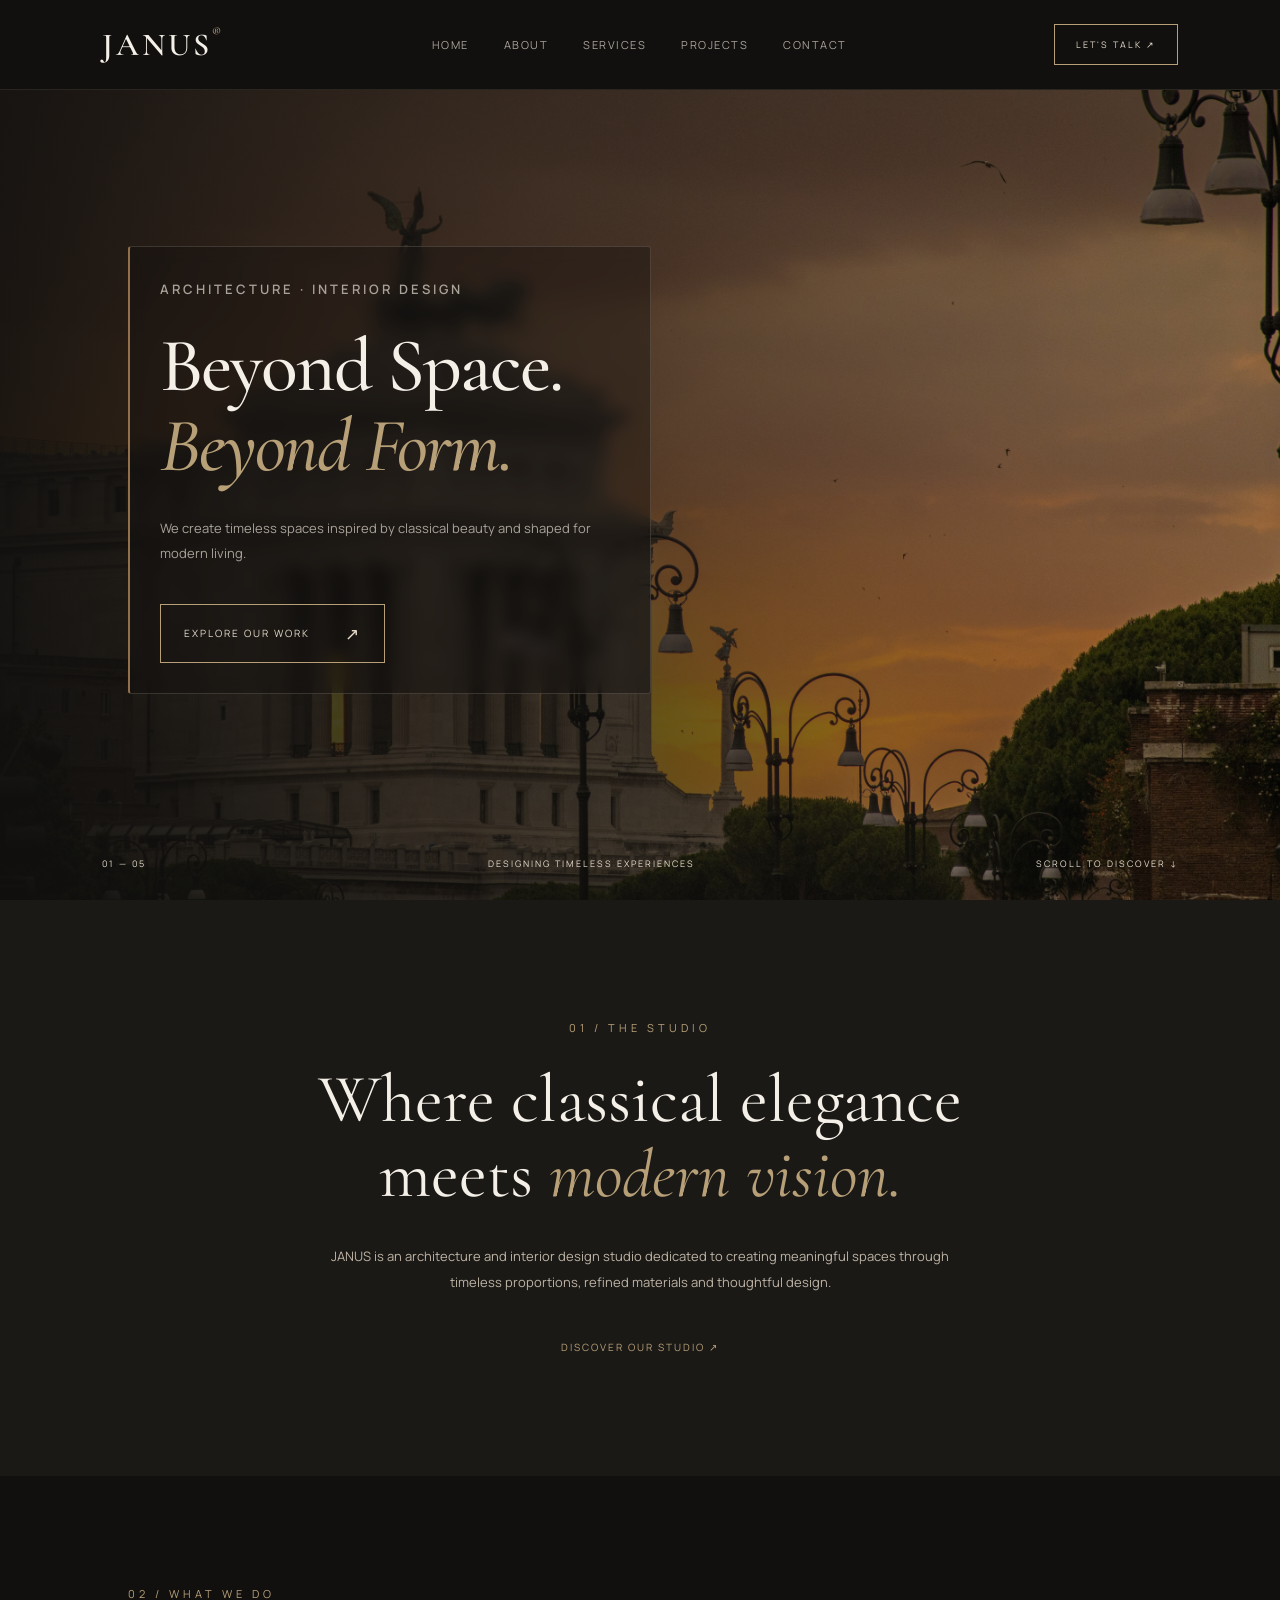
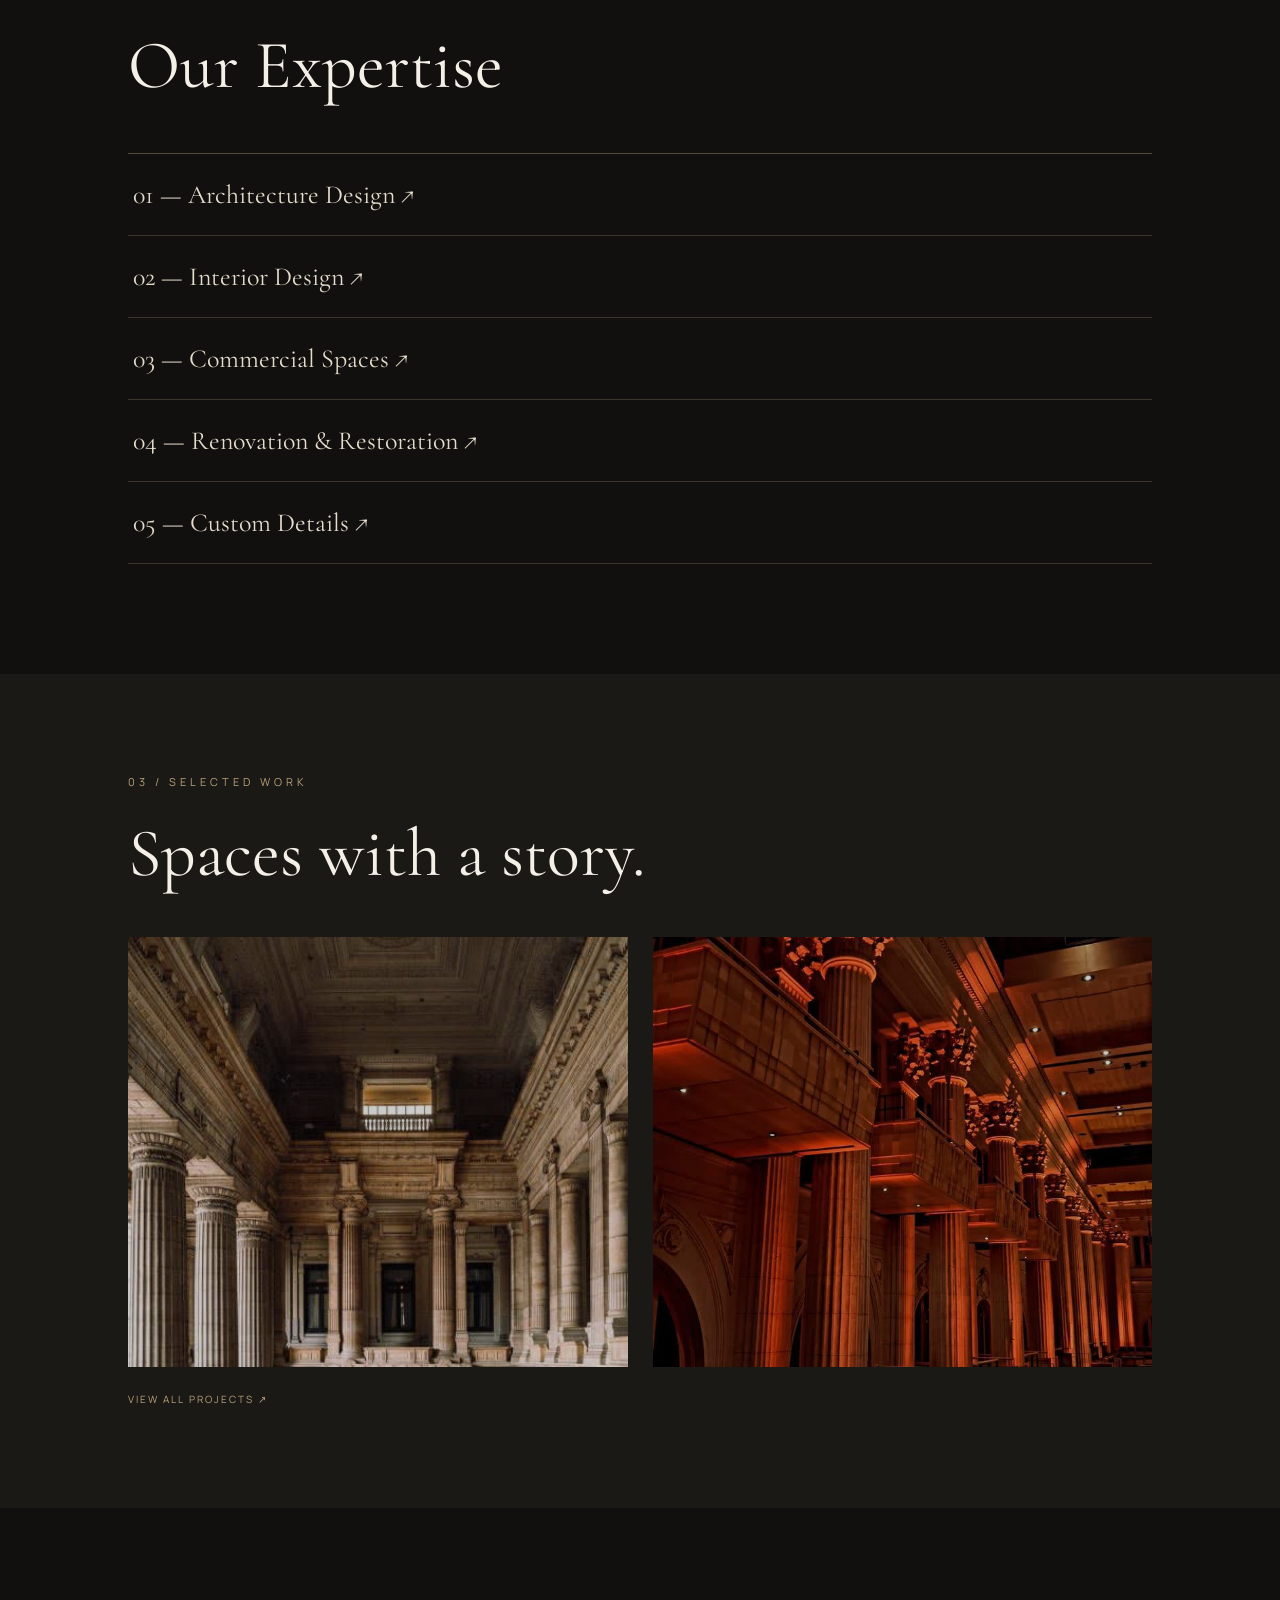
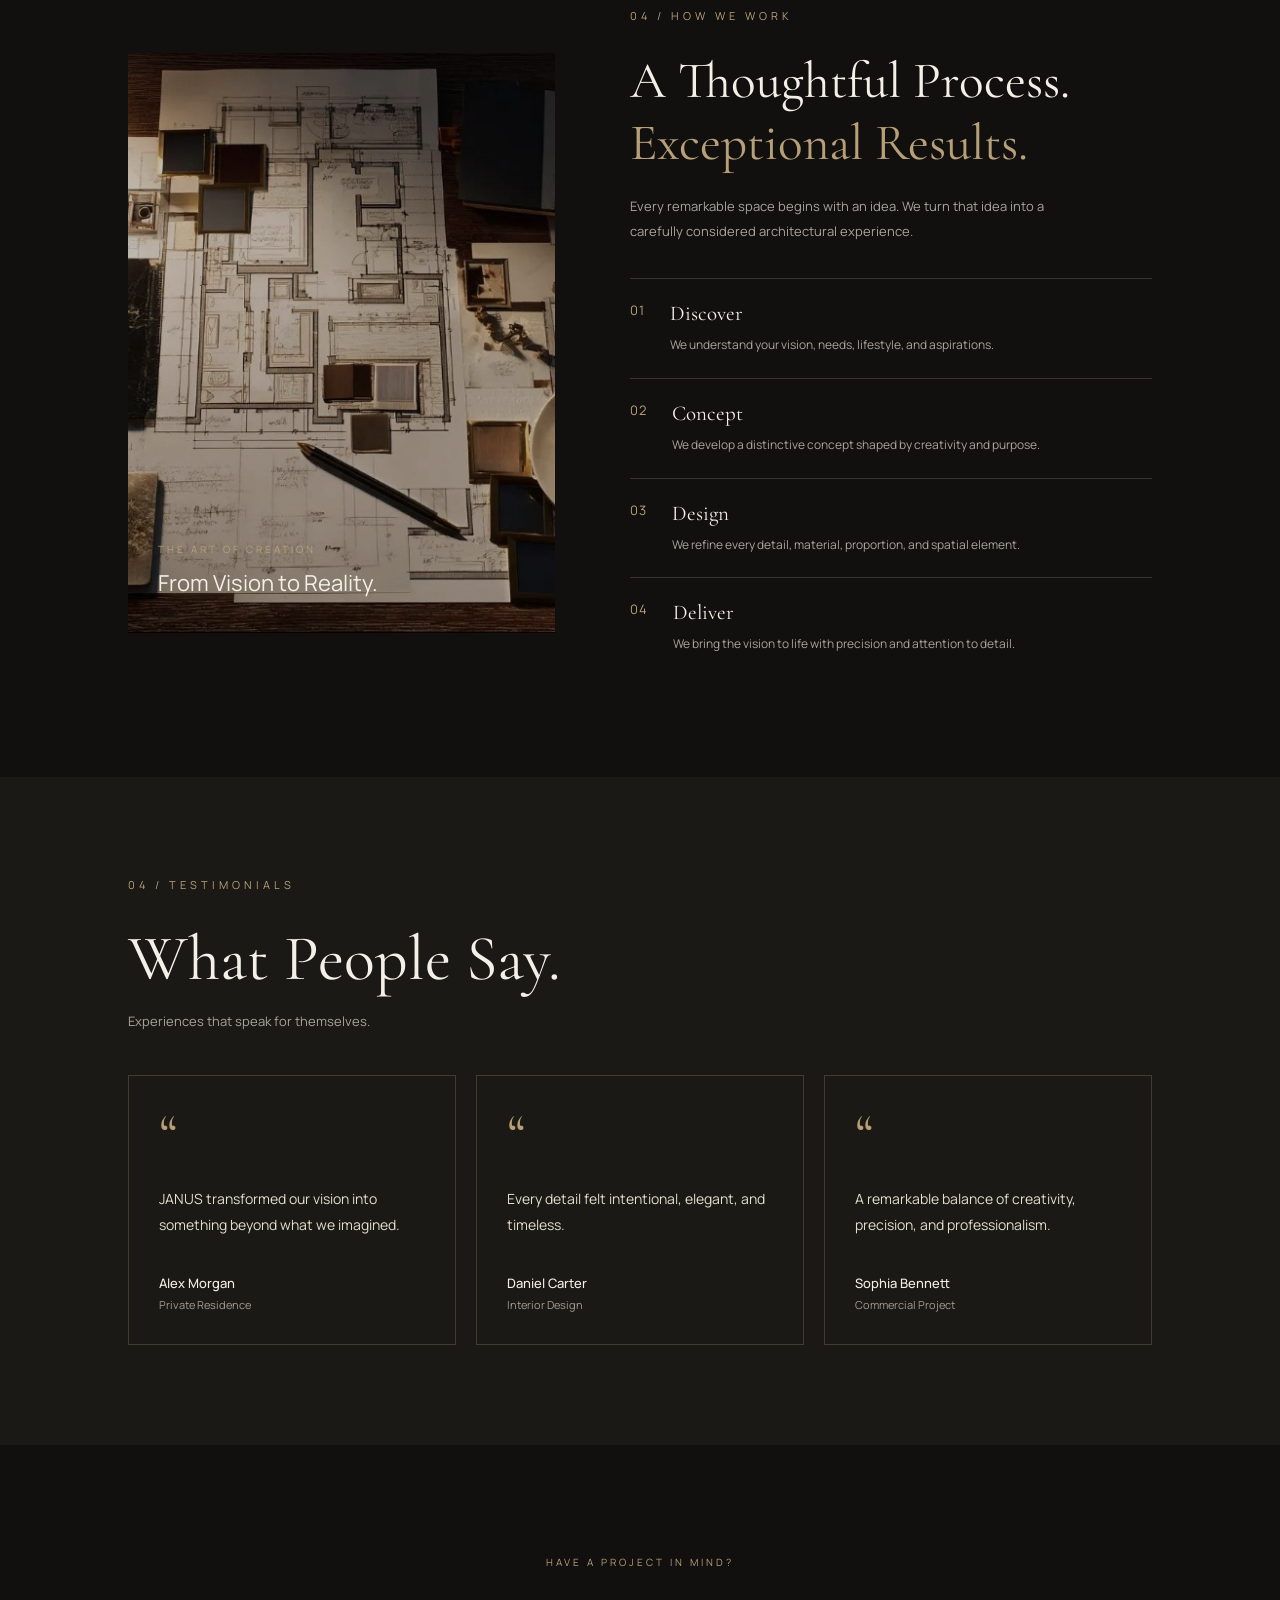
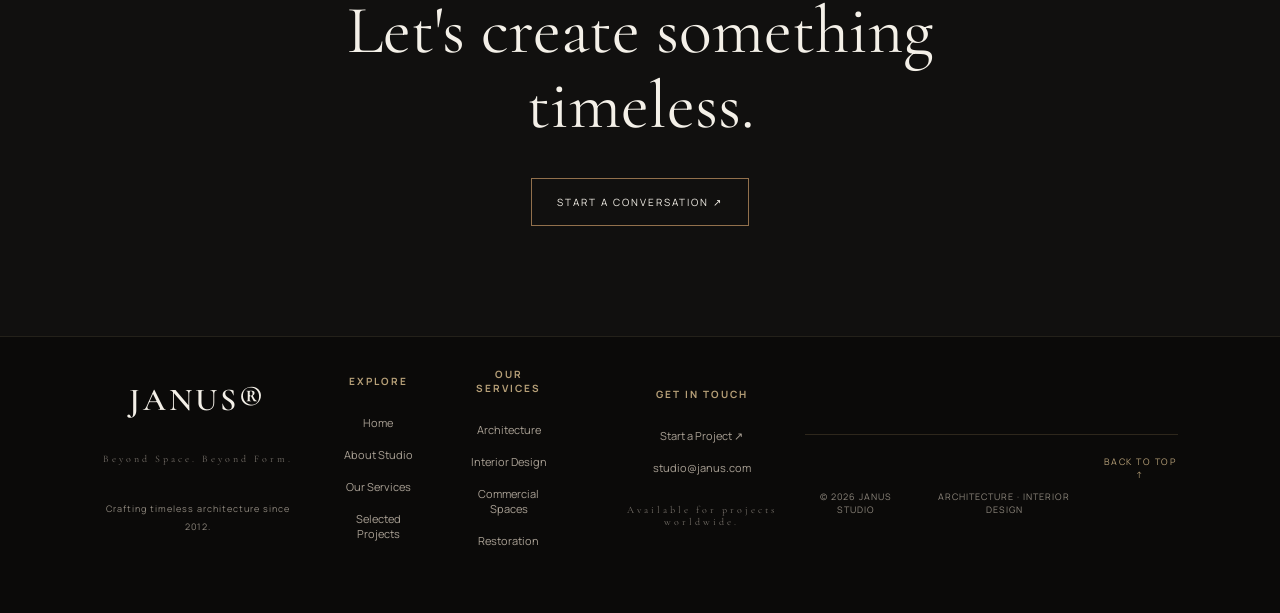
<file: index.html>
<!doctype html>
<html lang="en">
  <head>
    <meta charset="UTF-8" />
    <meta name="viewport" content="width=device-width, initial-scale=1.0" />
    <meta
      name="description"
      content="JANUS Architecture & Interior Design Studio"
    />
    <title>JANUS | Architecture & Interior Design</title>

    <link rel="preconnect" href="https://fonts.googleapis.com" />
    <link rel="preconnect" href="https://fonts.gstatic.com" crossorigin />
    <link
      href="https://fonts.googleapis.com/css2?family=Cormorant+Garamond:wght@400;500;600;700&family=Manrope:wght@400;500;600;700&display=swap"
      rel="stylesheet"
    />

    <link rel="stylesheet" href="styles/style.css" />
  </head>

  <body>
    <header class="header">
      <a href="index.html" class="logo">JANUS<span>®</span></a>

      <nav class="navigation">
        <a href="index.html">Home</a>
        <a href="about.html">About</a>
        <a href="services.html">Services</a>
        <a href="projects.html">Projects</a>
        <a href="contact.html">Contact</a>
      </nav>

      <a href="contact.html" class="header-button">LET'S TALK ↗</a>
    </header>

    <main>
      <section class="hero">
        <div class="hero-overlay"></div>

        <div class="hero-content">
          <p class="eyebrow">ARCHITECTURE · INTERIOR DESIGN</p>

          <h1>
            Beyond Space.<br />
            <span>Beyond Form.</span>
          </h1>
          <p class="hero-description">
            We create timeless spaces inspired by classical beauty and shaped
            for modern living.
          </p>

          <a href="projects.html" class="hero-button">
            EXPLORE OUR WORK <span>↗</span>
          </a>
        </div>

        <div class="hero-bottom">
          <span>01 — 05</span>
          <span>DESIGNING TIMELESS EXPERIENCES</span>
          <span>SCROLL TO DISCOVER ↓</span>
        </div>
      </section>

      <section class="intro">
        <p class="section-label">01 / THE STUDIO</p>

        <h2>
          Where classical elegance<br />
          meets <span>modern vision.</span>
        </h2>

        <p>
          JANUS is an architecture and interior design studio dedicated to
          creating meaningful spaces through timeless proportions, refined
          materials and thoughtful design.
        </p>

        <a href="about.html">DISCOVER OUR STUDIO ↗</a>
      </section>

      <section class="services">
        <p class="section-label">02 / WHAT WE DO</p>

        <h2>Our Expertise</h2>

        <div class="service-list">
          <a href="services.html">01 — Architecture Design ↗</a>
          <a href="services.html">02 — Interior Design ↗</a>
          <a href="services.html">03 — Commercial Spaces ↗</a>
          <a href="services.html">04 — Renovation & Restoration ↗</a>
          <a href="services.html">05 — Custom Details ↗</a>
        </div>
      </section>

      <section class="featured-projects">
        <p class="section-label">03 / SELECTED WORK</p>
        <h2>Spaces with a story.</h2>

        <div class="project-grid">
          <img
            src="images/photo_2026-10-31_21-23-55.jpg"
            alt="Classical architecture project"
          />
          <img
            src="images/photo_2026-10-31_21-59-27.jpg"
            alt="Luxury neoclassical interior"
          />
        </div>

        <a href="projects.html">VIEW ALL PROJECTS ↗</a>
      </section>

      <section class="how-we-work">
        <div class="process-image">
          <img
            src="images/Screenshot_20261031_223527_ChatGPT.jpg"
            alt="JANUS Design Process"
          />

          <div class="image-caption">
            <span>THE ART OF CREATION</span>
            <p>From Vision to Reality.</p>
          </div>
        </div>

        <div class="process-content">
          <div class="section-label">04 / HOW WE WORK</div>

          <h2>
            A Thoughtful Process.
            <span>Exceptional Results.</span>
          </h2>

          <p class="process-intro">
            Every remarkable space begins with an idea. We turn that idea into a
            carefully considered architectural experience.
          </p>

          <div class="process-steps">
            <div class="process-step">
              <span class="step-number">01</span>

              <div>
                <h3>Discover</h3>
                <p>
                  We understand your vision, needs, lifestyle, and aspirations.
                </p>
              </div>
            </div>

            <div class="process-step">
              <span class="step-number">02</span>

              <div>
                <h3>Concept</h3>
                <p>
                  We develop a distinctive concept shaped by creativity and
                  purpose.
                </p>
              </div>
            </div>

            <div class="process-step">
              <span class="step-number">03</span>

              <div>
                <h3>Design</h3>
                <p>
                  We refine every detail, material, proportion, and spatial
                  element.
                </p>
              </div>
            </div>

            <div class="process-step">
              <span class="step-number">04</span>

              <div>
                <h3>Deliver</h3>
                <p>
                  We bring the vision to life with precision and attention to
                  detail.
                </p>
              </div>
            </div>
          </div>
        </div>
      </section>
      <section class="testimonials">
        <div class="section-label">04 / TESTIMONIALS</div>

        <div class="testimonials-heading">
          <h2>What People Say.</h2>
          <p>Experiences that speak for themselves.</p>
        </div>

        <div class="testimonial-grid">
          <article class="testimonial-card">
            <span class="quote-mark">“</span>
            <p>
              JANUS transformed our vision into something beyond what we
              imagined.
            </p>
            <div class="client-info">
              <h3>Alex Morgan</h3>
              <span>Private Residence</span>
            </div>
          </article>

          <article class="testimonial-card">
            <span class="quote-mark">“</span>
            <p>Every detail felt intentional, elegant, and timeless.</p>
            <div class="client-info">
              <h3>Daniel Carter</h3>
              <span>Interior Design</span>
            </div>
          </article>

          <article class="testimonial-card">
            <span class="quote-mark">“</span>
            <p>
              A remarkable balance of creativity, precision, and
              professionalism.
            </p>
            <div class="client-info">
              <h3>Sophia Bennett</h3>
              <span>Commercial Project</span>
            </div>
          </article>
        </div>
      </section>

      <section class="final-cta">
        <p>HAVE A PROJECT IN MIND?</p>
        <h2>Let's create something timeless.</h2>
        <a href="contact.html">START A CONVERSATION ↗</a>
      </section>
    </main>

    <footer class="footer">
      <div class="footer-top">
        <div class="footer-brand">
          <a href="index.html" class="logo">JANUS®</a>
          <p>Beyond Space. Beyond Form.</p>
          <span>Crafting timeless architecture since 2012.</span>
        </div>

        <div class="footer-column">
          <h3>EXPLORE</h3>
          <a href="index.html">Home</a>
          <a href="about.html">About Studio</a>
          <a href="services.html">Our Services</a>
          <a href="projects.html">Selected Projects</a>
        </div>

        <div class="footer-column">
          <h3>OUR SERVICES</h3>
          <a href="services.html">Architecture</a>
          <a href="services.html">Interior Design</a>
          <a href="services.html">Commercial Spaces</a>
          <a href="services.html">Restoration</a>
        </div>

        <div class="footer-column">
          <h3>GET IN TOUCH</h3>
          <a href="contact.html">Start a Project ↗</a>
          <a href="mailto:studio@janus.com">studio@janus.com</a>
          <p>Available for projects worldwide.</p>
        </div>
      </div>

      <div class="footer-bottom">
        <span>© 2026 JANUS STUDIO</span>
        <span>ARCHITECTURE · INTERIOR DESIGN</span>
        <a href="#top">BACK TO TOP ↑</a>
      </div>
    </footer>
    <script src="script.js"></script>
  </body>
</html>
</file>
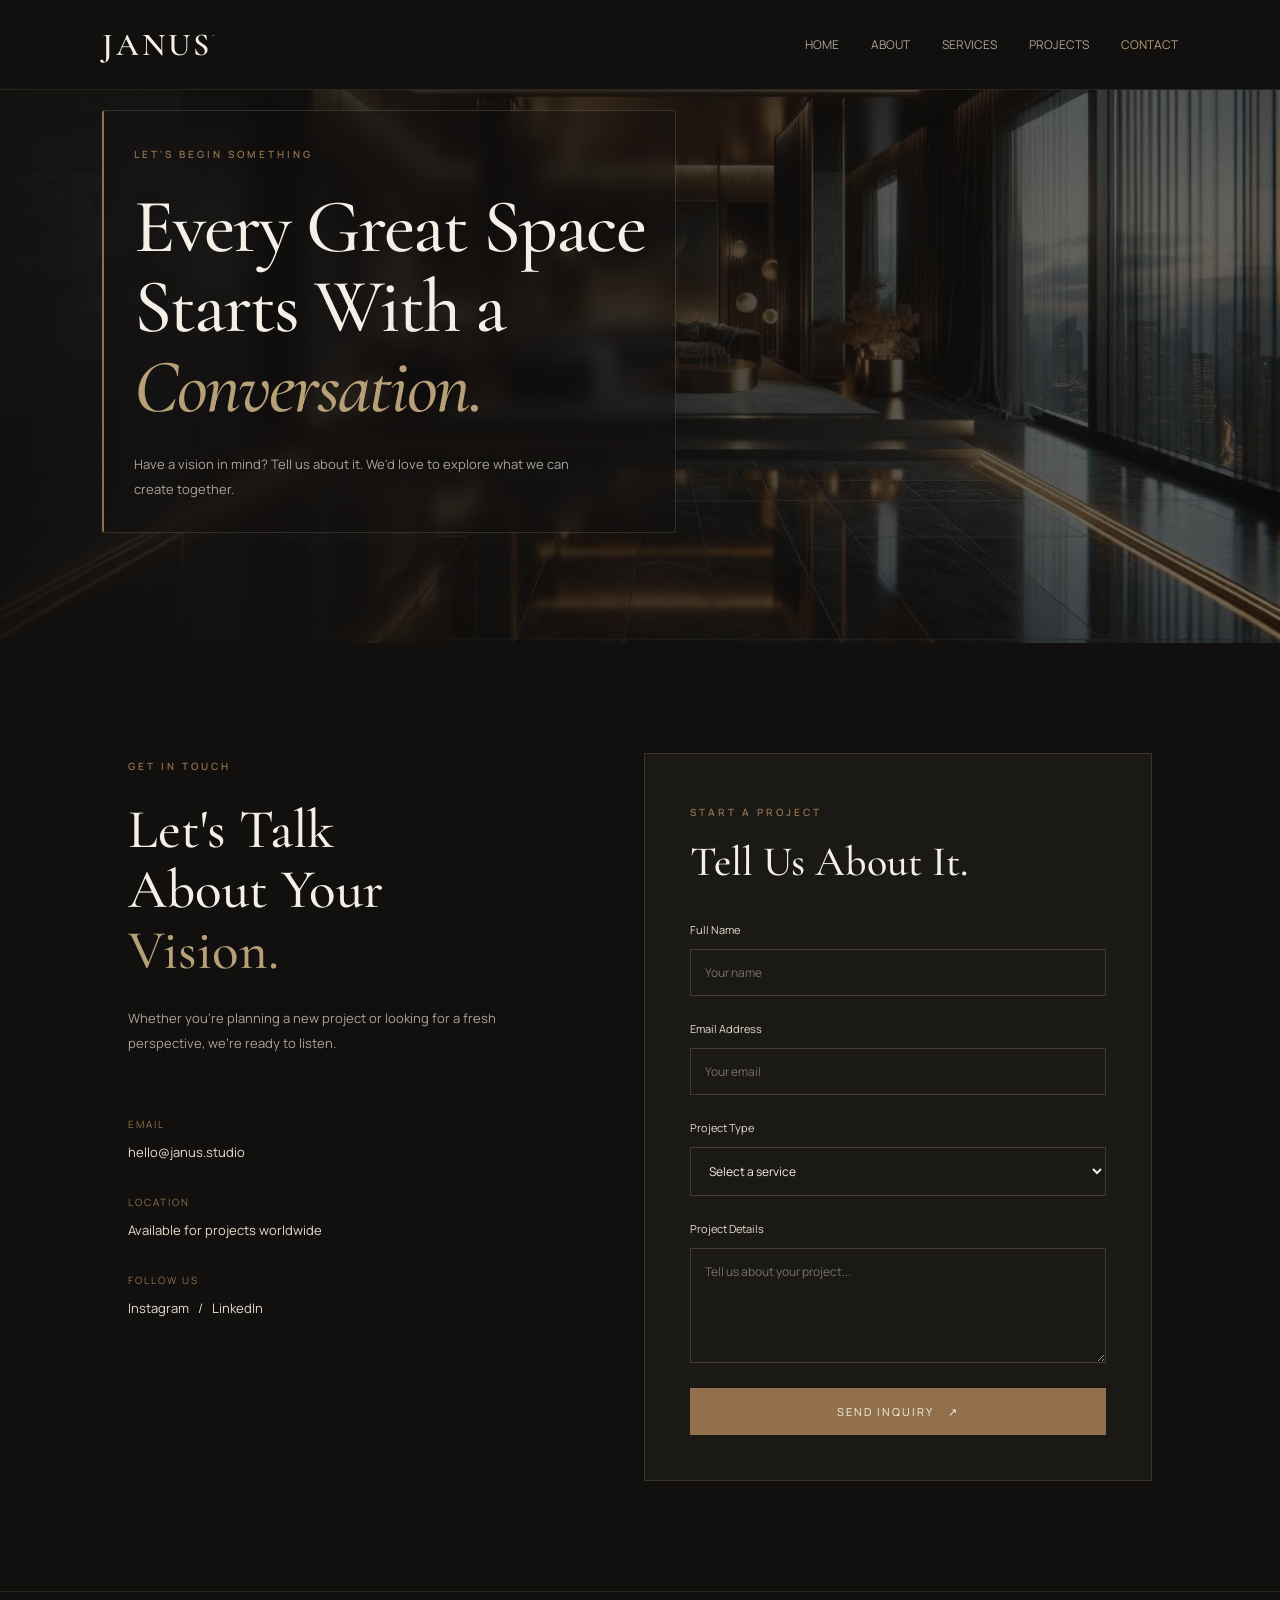
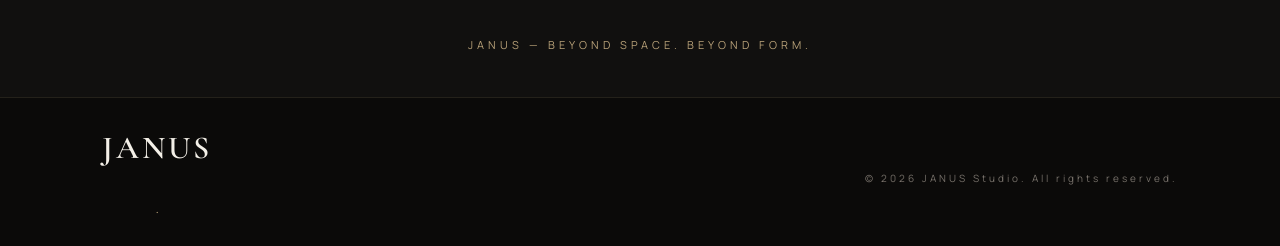
<file: contact.html>
<!doctype html>
<html lang="en">
  <head>
    <meta charset="UTF-8" />
    <meta name="viewport" content="width=device-width, initial-scale=1.0" />
    <title>Contact | JANUS</title>

    <link rel="stylesheet" href="styles/style.css" />

    <link rel="preconnect" href="https://fonts.googleapis.com" />
    <link rel="preconnect" href="https://fonts.gstatic.com" crossorigin />
    <link
      href="https://fonts.googleapis.com/css2?family=Cormorant+Garamond:wght@400;500;600;700&family=Manrope:wght@300;400;500;600&display=swap"
      rel="stylesheet"
    />
  </head>

  <body>
    <header class="header">
      <a href="../index.html" class="logo">JANUS<span>.</span></a>

      <nav class="nav">
        <a href="index.html">HOME</a>
        <a href="about.html">ABOUT</a>
        <a href="services.html">SERVICES</a>
        <a href="projects.html">PROJECTS</a>
        <a href="contact.html" class="active">CONTACT</a>
      </nav>
    </header>

    <section class="contact-hero">
      <div class="hero-content">
        <span class="eyebrow">LET'S BEGIN SOMETHING</span>

        <h1>Every Great Space<br />Starts With a <span>Conversation.</span></h1>

        <p>
          Have a vision in mind? Tell us about it. We'd love to explore what we
          can create together.
        </p>
      </div>
    </section>

    <section class="contact-section">
      <div class="contact-info">
        <span class="eyebrow">GET IN TOUCH</span>

        <h2>Let's Talk<br />About Your <span>Vision.</span></h2>

        <p>
          Whether you're planning a new project or looking for a fresh
          perspective, we're ready to listen.
        </p>

        <div class="info-item">
          <span>EMAIL</span>
          <p>hello@janus.studio</p>
        </div>

        <div class="info-item">
          <span>LOCATION</span>
          <p>Available for projects worldwide</p>
        </div>

        <div class="info-item">
          <span>FOLLOW US</span>
          <p>Instagram &nbsp; / &nbsp; LinkedIn</p>
        </div>
      </div>

      <div class="contact-form-wrapper">
        <span class="eyebrow">START A PROJECT</span>

        <h2>Tell Us About It.</h2>

        <form class="contact-form">
          <div class="form-group">
            <label for="name">Full Name</label>
            <input type="text" id="name" placeholder="Your name" required />
          </div>

          <div class="form-group">
            <label for="email">Email Address</label>
            <input type="email" id="email" placeholder="Your email" required />
          </div>

          <div class="form-group">
            <label for="service">Project Type</label>
            <select id="service" required>
              <option value="" disabled selected>Select a service</option>
              <option>Architecture</option>
              <option>Interior Design</option>
              <option>Residential Project</option>
              <option>Commercial Project</option>
              <option>Other</option>
            </select>
          </div>

          <div class="form-group">
            <label for="message">Project Details</label>
            <textarea
              id="message"
              rows="5"
              placeholder="Tell us about your project..."
              required
            ></textarea>
          </div>

          <button type="submit">SEND INQUIRY <span>↗</span></button>
        </form>
      </div>
    </section>

    <section class="contact-closing">
      <p>JANUS — BEYOND SPACE. BEYOND FORM.</p>
    </section>

    <footer class="footer">
      <a href="../index.html" class="logo">JANUS<span>.</span></a>
      <p>© 2026 JANUS Studio. All rights reserved.</p>
    </footer>
  </body>
</html>
</file>
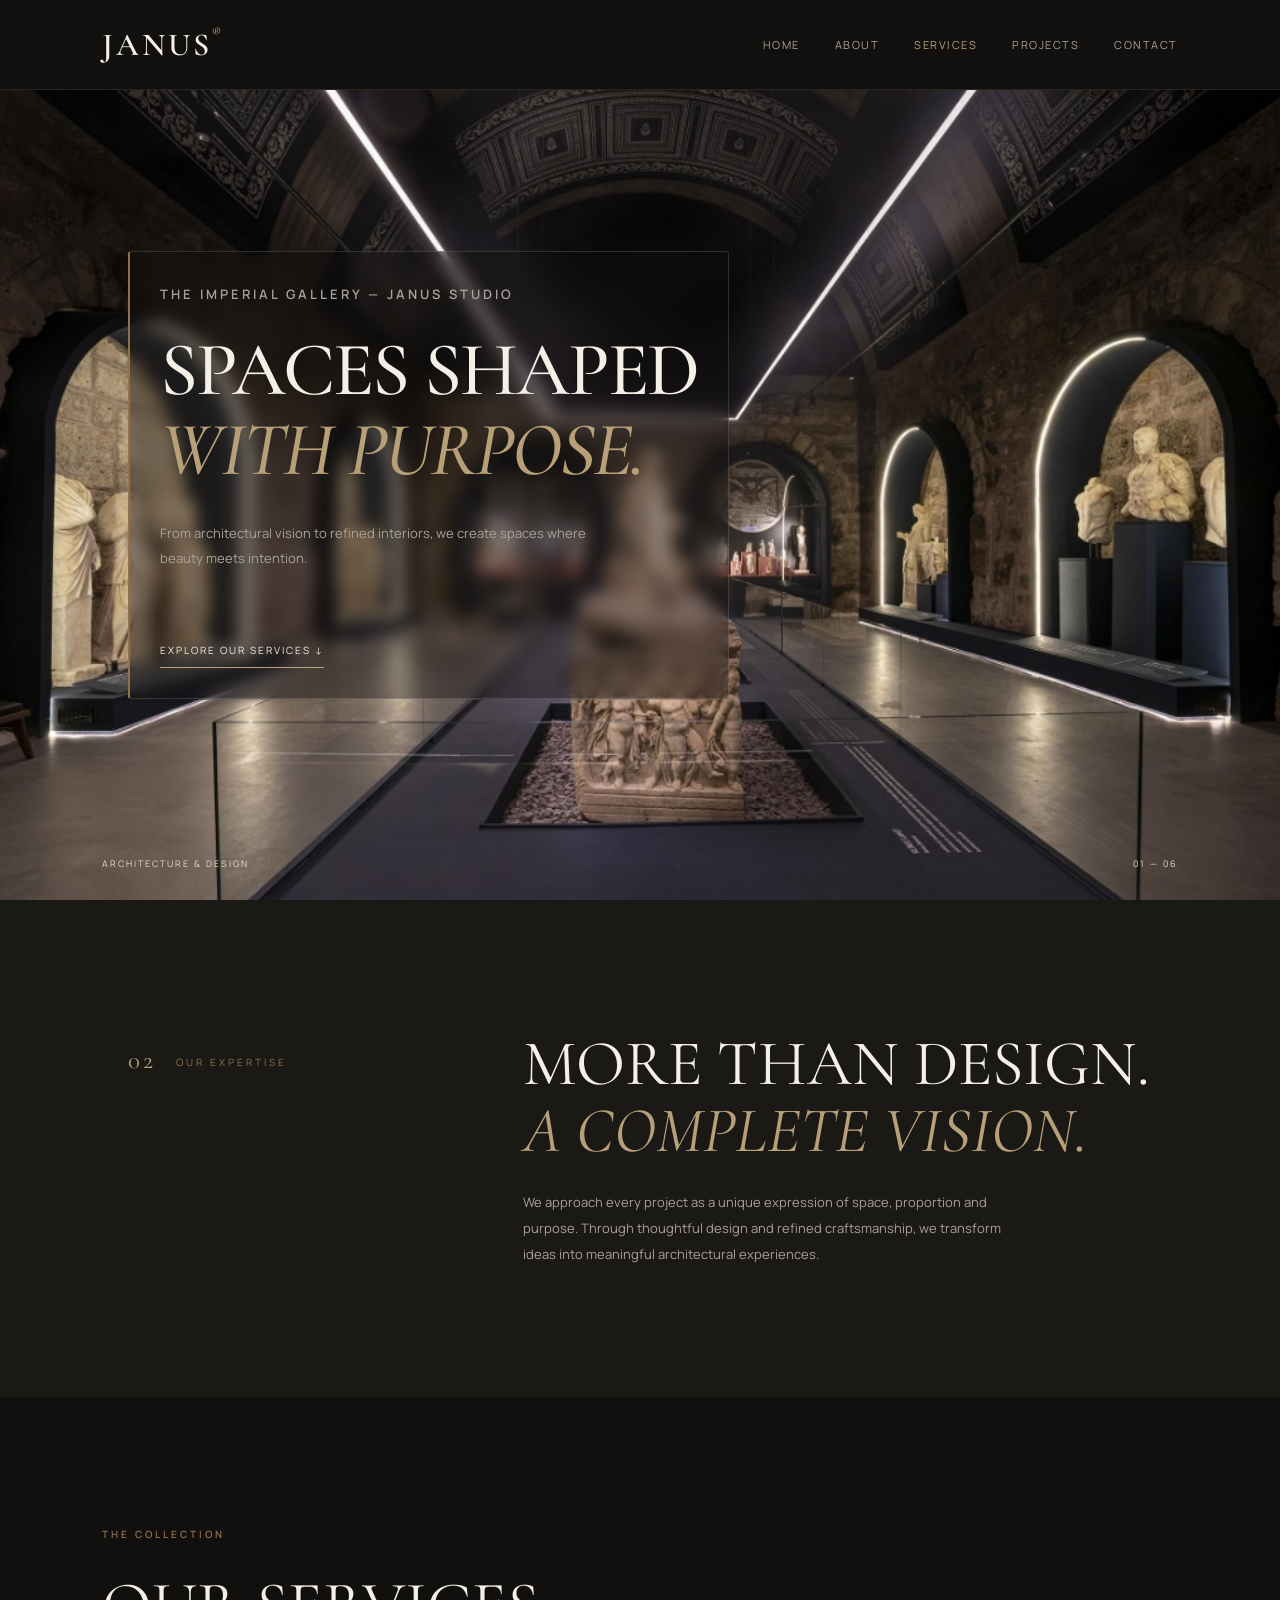
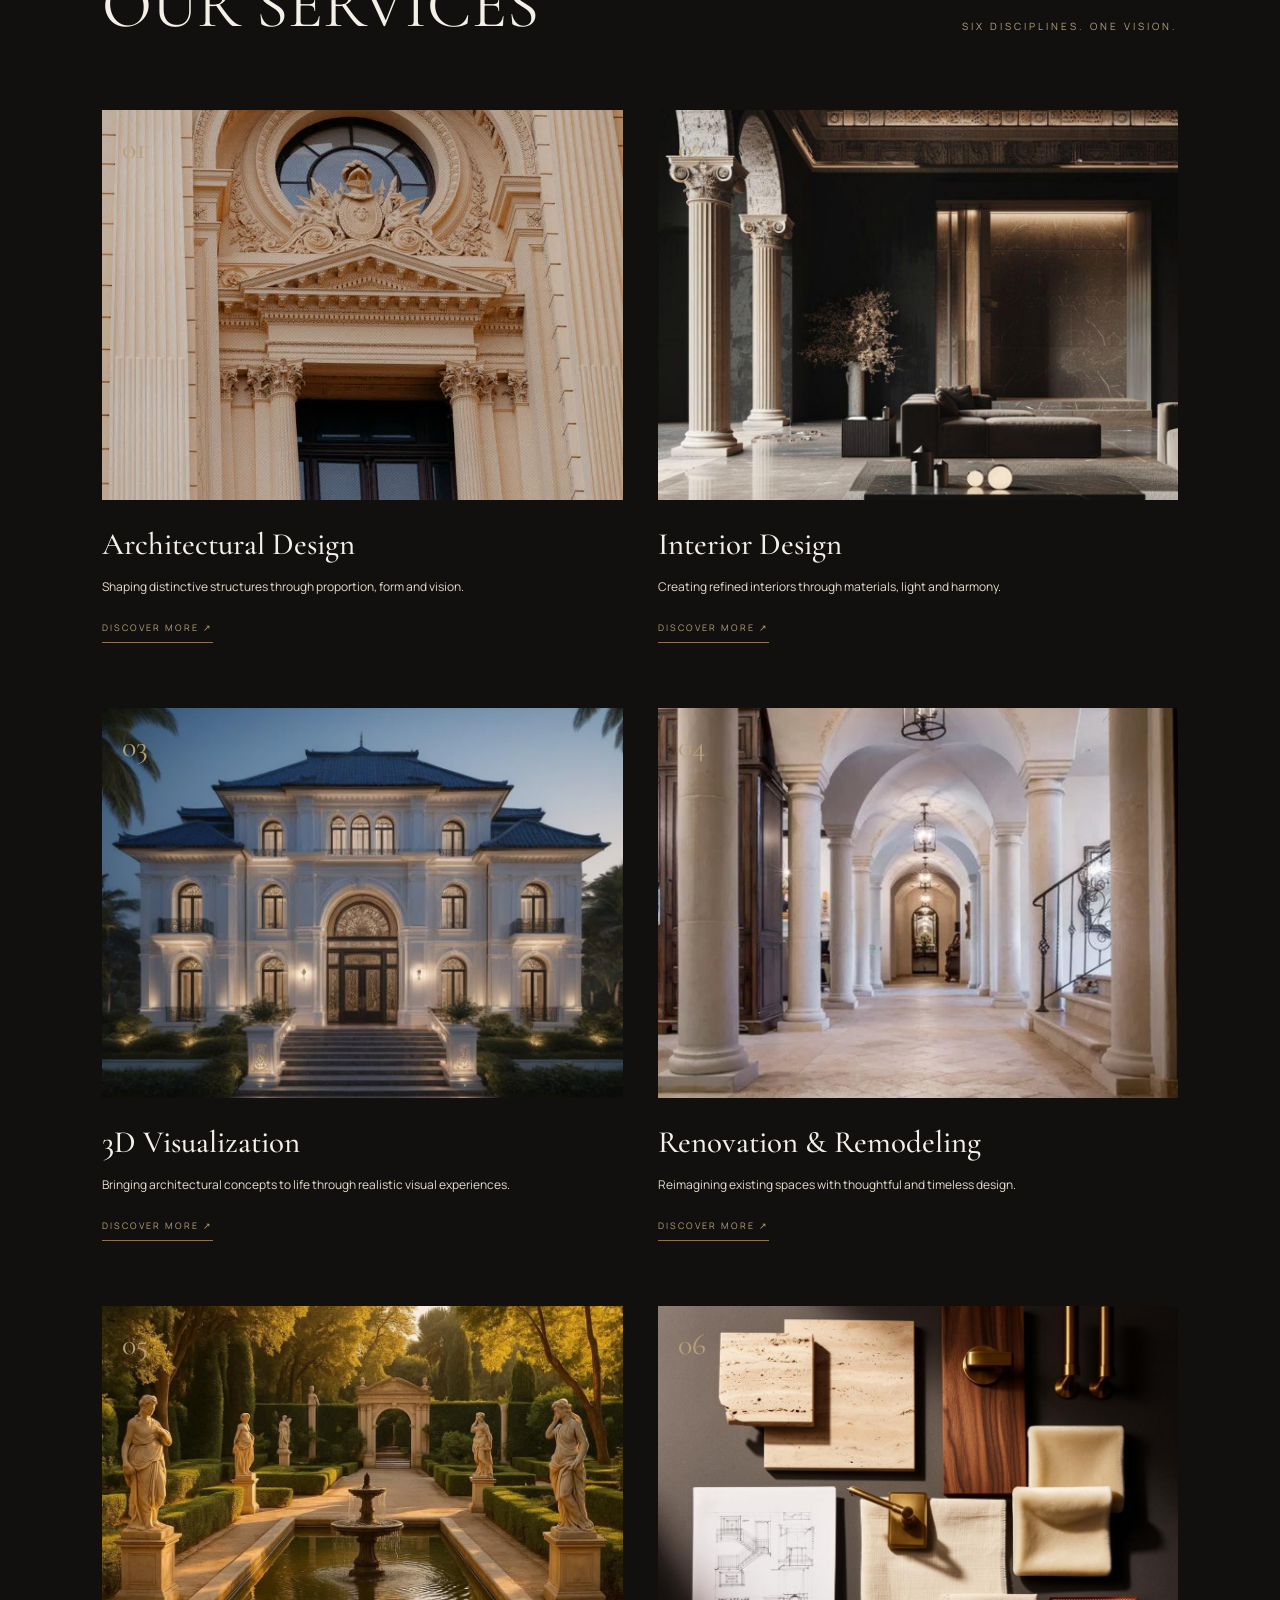
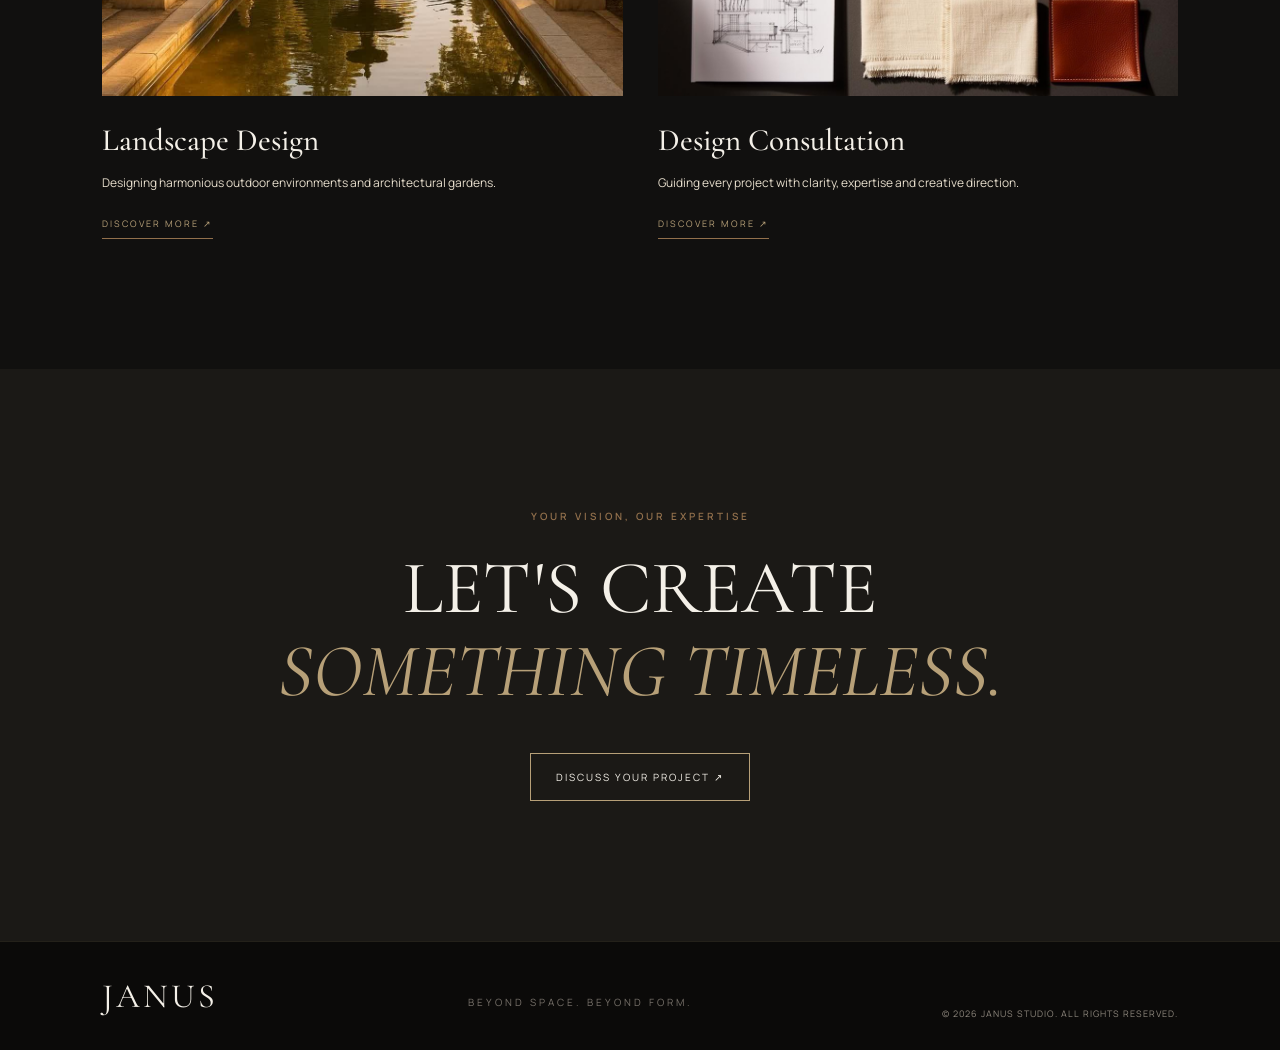
<file: services.html>
<!doctype html>
<html lang="en">
  <head>
    <meta charset="UTF-8" />
    <meta name="viewport" content="width=device-width, initial-scale=1.0" />

    <title>JANUS | Our Services</title>

    <link rel="preconnect" href="https://fonts.googleapis.com" />
    <link rel="preconnect" href="https://fonts.gstatic.com" crossorigin />

    <link
      href="https://fonts.googleapis.com/css2?family=Cormorant+Garamond:wght@400;500;600;700&family=Manrope:wght@300;400;500;600&display=swap"
      rel="stylesheet"
    />

    <link rel="stylesheet" href="styles/style.css" />
  </head>

  <body>
    <header class="header">
      <a href="../index.html" class="logo">JANUS<span>®</span></a>

      <nav class="navigation">
        <a href="index.html">HOME</a>
        <a href="about.html">ABOUT</a>
        <a href="services.html" class="active">SERVICES</a>
        <a href="projects.html">PROJECTS</a>
        <a href="contact.html">CONTACT</a>
      </nav>
    </header>

    <section class="services-hero">
      <div class="hero-overlay"></div>

      <div class="hero-content">
        <p class="eyebrow">THE IMPERIAL GALLERY — JANUS STUDIO</p>

        <h1>
          SPACES SHAPED
          <span>WITH PURPOSE.</span>
        </h1>

        <p class="hero-description">
          From architectural vision to refined interiors, we create spaces where
          beauty meets intention.
        </p>

        <a href="#collection" class="hero-link"> EXPLORE OUR SERVICES ↓ </a>
      </div>

      <div class="hero-bottom">
        <span>ARCHITECTURE & DESIGN</span>
        <span>01 — 06</span>
      </div>
    </section>

    <section class="services-intro">
      <div class="intro-label">
        <span>02</span>
        <p>OUR EXPERTISE</p>
      </div>

      <div class="intro-content">
        <h2>
          MORE THAN DESIGN.
          <span>A COMPLETE VISION.</span>
        </h2>

        <p>
          We approach every project as a unique expression of space, proportion
          and purpose. Through thoughtful design and refined craftsmanship, we
          transform ideas into meaningful architectural experiences.
        </p>
      </div>
    </section>

    <section class="services-collection" id="collection">
      <div class="collection-heading">
        <div>
          <p class="eyebrow">THE COLLECTION</p>
          <h2>OUR SERVICES</h2>
        </div>

        <p class="collection-note">SIX DISCIPLINES. ONE VISION.</p>
      </div>

      <div class="services-grid">
        <article class="service-card">
          <div class="service-image">
            <img
              src="images/photo_2026-11-02_18-45-12.jpg"
              alt="Architectural design"
            />
            <span class="service-number">01</span>
          </div>

          <div class="service-info">
            <h3>Architectural Design</h3>
            <p>
              Shaping distinctive structures through proportion, form and
              vision.
            </p>
            <a href="index.html#contact">DISCOVER MORE ↗</a>
          </div>
        </article>

        <article class="service-card">
          <div class="service-image">
            <img src="images/20261031_230005.jpg" alt="Interior design" />
            <span class="service-number">02</span>
          </div>

          <div class="service-info">
            <h3>Interior Design</h3>
            <p>
              Creating refined interiors through materials, light and harmony.
            </p>
            <a href="index.html#contact">DISCOVER MORE ↗</a>
          </div>
        </article>

        <article class="service-card">
          <div class="service-image">
            <img
              src="images/photo_2026-11-02_18-49-56.jpg"
              alt="3D visualization"
            />
            <span class="service-number">03</span>
          </div>

          <div class="service-info">
            <h3>3D Visualization</h3>
            <p>
              Bringing architectural concepts to life through realistic visual
              experiences.
            </p>
            <a href="index.html#contact">DISCOVER MORE ↗</a>
          </div>
        </article>

        <article class="service-card">
          <div class="service-image">
            <img
              src="images/photo_2026-11-02_18-50-33.jpg"
              alt="Renovation and remodeling"
            />
            <span class="service-number">04</span>
          </div>

          <div class="service-info">
            <h3>Renovation & Remodeling</h3>
            <p>
              Reimagining existing spaces with thoughtful and timeless design.
            </p>
            <a href="index.html#contact">DISCOVER MORE ↗</a>
          </div>
        </article>

        <article class="service-card">
          <div class="service-image">
            <img
              src="images/photo_2026-11-02_18-53-32.jpg"
              alt="Landscape design"
            />
            <span class="service-number">05</span>
          </div>

          <div class="service-info">
            <h3>Landscape Design</h3>
            <p>
              Designing harmonious outdoor environments and architectural
              gardens.
            </p>
            <a href="index.html#contact">DISCOVER MORE ↗</a>
          </div>
        </article>

        <article class="service-card">
          <div class="service-image">
            <img src="images/20261102_18030jpg.jpg" alt="Design consultation" />
            <span class="service-number">06</span>
          </div>

          <div class="service-info">
            <h3>Design Consultation</h3>
            <p>
              Guiding every project with clarity, expertise and creative
              direction.
            </p>
            <a href="index.html#contact">DISCOVER MORE ↗</a>
          </div>
        </article>
      </div>
    </section>

    <section class="services-cta">
      <p class="eyebrow">YOUR VISION, OUR EXPERTISE</p>

      <h2>
        LET'S CREATE
        <span>SOMETHING TIMELESS.</span>
      </h2>

      <a href="index.html#contact">DISCUSS YOUR PROJECT ↗</a>
    </section>

    <!-- FOOTER -->
    <footer class="footer">
      <a href="index.html" class="footer-logo">JANUS</a>

      <p>BEYOND SPACE. BEYOND FORM.</p>

      <span>© 2026 JANUS STUDIO. ALL RIGHTS RESERVED.</span>
    </footer>
  </body>
</html>
</file>
<file: styles/style.css>
:root {
  --black: #11100f;
  --dark: #1b1916;
  --bronze: #92704c;
  --gold: #b7a078;
  --cream: #e5dccb;
  --white: #f4f0e8;
}

* {
  margin: 0;
  padding: 0;
  box-sizing: border-box;
}

html {
  scroll-behavior: smooth;
}

body {
  background: var(--black);
  color: var(--white);
  font-family: "Manrope", sans-serif;
}

a {
  color: inherit;
  text-decoration: none;
}

.header {
  width: 100%;
  height: 100px;
  padding: 0 8%;
  position: fixed;
  top: 0;
  left: 0;
  z-index: 100;

  display: flex;
  align-items: center;
  justify-content: space-between;

  background: transparent;
  border-bottom: 1px solid rgba(229, 220, 203, 0.15);

  transition:
    background 0.4s ease,
    height 0.4s ease,
    border-color 0.4s ease;
}

.logo {
  font-family: "Cormorant Garamond", serif;
  font-size: 36px;
  font-weight: 500;
  letter-spacing: 7px;
  color: var(--white);
}

.logo span {
  color: var(--gold);
  font-size: 11px;
  vertical-align: top;
}

.navigation {
  display: flex;
  align-items: center;
  gap: 38px;
}

.navigation a {
  position: relative;
  color: var(--cream);
  font-size: 10px;
  letter-spacing: 2px;
  text-transform: uppercase;
  transition: color 0.3s ease;
}

.navigation a::after {
  content: "";
  position: absolute;
  bottom: -9px;
  left: 0;
  width: 0;
  height: 1px;
  background: var(--gold);
  transition: width 0.3s ease;
}

.navigation a:hover {
  color: var(--gold);
}

.navigation a:hover::after {
  width: 100%;
}

.header-button {
  padding: 13px 21px;
  border: 1px solid var(--gold);
  color: var(--cream);
  font-size: 9px;
  letter-spacing: 2px;
  transition: all 0.3s ease;
}

.header-button:hover {
  background: var(--gold);
  color: var(--black);
}

.header.scrolled {
  height: 78px;
  background: rgba(17, 16, 15, 0.94);
  backdrop-filter: blur(14px);
  border-bottom-color: rgba(183, 160, 120, 0.25);
}

@media (max-width: 900px) {
  .header {
    padding: 0 5%;
  }

  .navigation {
    gap: 20px;
  }

  .header-button {
    display: none;
  }
}

@media (max-width: 600px) {
  .header {
    height: 75px;
    padding: 0 6%;
  }

  .logo {
    font-size: 27px;
    letter-spacing: 4px;
  }

  .navigation {
    gap: 12px;
  }

  .navigation a {
    font-size: 8px;
    letter-spacing: 1px;
  }
}

.hero {
  min-height: 100vh;
  position: relative;
  display: flex;
  align-items: center;
  padding: 150px 10% 110px;
  background-image: url("../images/wyatt-simpson-vt_5JMFuFYA-unsplash.jpg");
  background-size: cover;
  background-position: center;
  isolation: isolate;
}

.hero-overlay {
  position: absolute;
  inset: 0;
  background: linear-gradient(
    90deg,
    rgba(12, 11, 10, 0.92) 0%,
    rgba(12, 11, 10, 0.65) 48%,
    rgba(12, 11, 10, 0.15) 100%
  );
  z-index: -1;
}
.hero-content {
  max-width: 720px;
}

.eyebrow,
.section-label {
  color: var(--gold);
  font-size: 10px;
  letter-spacing: 4px;
  margin-bottom: 28px;
}

.hero h1 {
  font-family: "Cormorant Garamond", serif;
  font-size: clamp(60px, 8vw, 108px);
  line-height: 0.95;
  font-weight: 400;
  margin-bottom: 30px;
}

.hero h1 span {
  color: var(--gold);
  font-style: italic;
}

.hero-description {
  max-width: 430px;
  color: #d0c6b7;
  font-size: 13px;
  line-height: 2;
  margin-bottom: 38px;
}

.hero-button {
  display: inline-flex;
  gap: 35px;
  align-items: center;
  padding: 17px 23px;
  border: 1px solid var(--gold);
  color: var(--cream);
  font-size: 10px;
  letter-spacing: 2px;
  transition: 0.3s;
}

.hero-button:hover {
  background: var(--gold);
  color: var(--black);
}

.hero-button span {
  font-size: 17px;
}

.hero-bottom {
  position: absolute;
  bottom: 30px;
  left: 7%;
  right: 7%;
  display: flex;
  justify-content: space-between;
  color: var(--cream);
  font-size: 9px;
  letter-spacing: 2px;
}

.intro {
  padding: 120px 12%;
  text-align: center;
  background: var(--dark);
}

.intro h2,
.services h2,
.featured-projects h2,
.final-cta h2 {
  font-family: "Cormorant Garamond", serif;
  font-size: clamp(40px, 6vw, 68px);
  font-weight: 400;
  line-height: 1.1;
}

.intro h2 span {
  color: var(--gold);
  font-style: italic;
}

.intro > p:not(.section-label) {
  max-width: 650px;
  margin: 30px auto;
  color: #bdb3a5;
  font-size: 13px;
  line-height: 2;
}

.intro > a {
  display: inline-block;
  margin-top: 15px;
  color: var(--gold);
  font-size: 10px;
  letter-spacing: 2px;
}

.services {
  padding: 110px 10%;
}

.services h2 {
  margin-bottom: 50px;
}

.service-list {
  border-top: 1px solid rgba(183, 160, 120, 0.4);
}
.service-list a {
  display: flex;
  align-items: center;
  justify-content: space-between;
  padding: 25px 5px;
  border-bottom: 1px solid rgba(183, 160, 120, 0.25);
  color: var(--cream);
  font-family: "Cormorant Garamond", serif;
  font-size: 26px;
  transition: 0.3s;
}

.service-list a:hover {
  color: var(--gold);
  padding-left: 18px;
}

.featured-projects {
  padding: 100px 10%;
  background: var(--dark);
}

.featured-projects h2 {
  margin-bottom: 45px;
}

.project-grid {
  display: grid;
  grid-template-columns: 1fr 1fr;
  gap: 25px;
}

.project-grid img {
  width: 100%;
  height: 430px;
  object-fit: cover;
  filter: brightness(0.8);
  transition: 0.5s;
}

.project-grid img:hover {
  filter: brightness(1);
  transform: translateY(-6px);
}

.featured-projects > a {
  display: inline-block;
  margin-top: 25px;
  color: var(--gold);
  font-size: 10px;
  letter-spacing: 2px;
}

.how-we-work {
  padding: 100px 10%;
  background: var(--black);
  color: var(--white);
  display: grid;
  grid-template-columns: 0.9fr 1.1fr;
  gap: 75px;
  align-items: center;
}

.process-image {
  position: relative;
  height: 580px;
  overflow: hidden;
}

.process-image img {
  width: 100%;
  height: 100%;
  object-fit: cover;
  display: block;
  filter: brightness(0.75);
}

.image-caption {
  position: absolute;
  bottom: 35px;
  left: 30px;
}

.image-caption span {
  color: var(--gold);
  font-size: 10px;
  letter-spacing: 3px;
}

.image-caption p {
  color: var(--white);
  font-size: 22px;
  margin-top: 10px;
}

.process-content h2 {
  font-family: "Cormorant Garamond", serif;
  font-size: clamp(35px, 4vw, 55px);
  font-weight: 400;
  line-height: 1.2;
  margin: 25px 0 20px;
}

.process-content h2 span {
  display: block;
  color: var(--gold);
}

.process-intro {
  color: #aaa39a;
  font-size: 13px;
  line-height: 1.9;
  max-width: 450px;
  margin-bottom: 35px;
}

.process-step {
  display: flex;
  gap: 25px;
  padding: 22px 0;
  border-top: 1px solid rgba(183, 160, 120, 0.25);
  transition: 0.3s ease;
}

.step-number {
  color: var(--gold);
  font-size: 13px;
  letter-spacing: 1px;
}

.process-step h3 {
  font-family: "Cormorant Garamond", serif;
  font-size: 21px;
  font-weight: 400;
  margin-bottom: 8px;
}

.process-step p {
  color: #aaa39a;
  font-size: 12px;
  line-height: 1.8;
  max-width: 380px;
}

.process-step:hover h3 {
  color: var(--gold);
}

.testimonials {
  padding: 100px 10%;
  background: var(--dark);
  color: var(--white);
}

.testimonials-heading {
  margin: 25px 0 45px;
}

.testimonials-heading h2 {
  font-family: "Cormorant Garamond", serif;
  font-size: clamp(36px, 5vw, 65px);
  font-weight: 400;
  margin-bottom: 15px;
}

.testimonials-heading p {
  color: #aaa39a;
  font-size: 13px;
}

.testimonial-grid {
  display: grid;
  grid-template-columns: repeat(3, 1fr);
  gap: 20px;
}

.testimonial-card {
  padding: 30px;
  border: 1px solid rgba(183, 160, 120, 0.25);
  min-height: 270px;
  display: flex;
  flex-direction: column;
  justify-content: space-between;
  transition: 0.3s ease;
}

.testimonial-card:hover {
  border-color: var(--gold);
  transform: translateY(-5px);
}

.quote-mark {
  color: var(--gold);
  font-family: "Cormorant Garamond", serif;
  font-size: 55px;
  line-height: 1;
}

.testimonial-card p {
  font-size: 14px;
  line-height: 1.9;
  color: var(--cream);
  margin: 20px 0 30px;
}

.client-info h3 {
  font-size: 13px;
  font-weight: 500;
}

.client-info span {
  color: #a49b90;
  font-size: 11px;
}

.final-cta {
  padding: 110px 10%;
  text-align: center;
}

.final-cta p {
  color: var(--gold);
  font-size: 10px;
  letter-spacing: 3px;
  margin-bottom: 25px;
}

.final-cta h2 {
  max-width: 750px;
  margin: 0 auto 35px;
}
.final-cta a {
  display: inline-block;
  padding: 16px 25px;
  border: 1px solid var(--bronze);
  font-size: 10px;
  letter-spacing: 2px;
  transition: 0.3s;
}

.final-cta a:hover {
  background: var(--bronze);
  color: var(--black);
}

.footer {
  padding: 75px 8% 25px;
  background: #0b0a09;
  border-top: 1px solid rgba(183, 160, 120, 0.3);
}

.footer-top {
  display: grid;
  grid-template-columns: 1.5fr 1fr 1fr 1.2fr;
  gap: 45px;
  padding-bottom: 75px;
}

.footer-brand .logo {
  display: inline-block;
  margin-bottom: 22px;
}

.footer-brand p {
  font-family: "Cormorant Garamond", serif;
  font-size: 24px;
  color: var(--cream);
  margin-bottom: 12px;
}

.footer-brand span {
  color: #91877a;
  font-size: 10px;
  line-height: 2;
}

.footer-column {
  display: flex;
  flex-direction: column;
  gap: 17px;
}

.footer-column h3 {
  color: var(--gold);
  font-size: 10px;
  letter-spacing: 2px;
  margin-bottom: 10px;
}

.footer-column a,
.footer-column p {
  color: #aaa195;
  font-size: 11px;
  transition: 0.3s;
}

.footer-column a:hover {
  color: var(--gold);
  transform: translateX(4px);
}

.footer-bottom {
  border-top: 1px solid rgba(183, 160, 120, 0.2);
  padding-top: 25px;
  display: flex;
  justify-content: space-between;
  gap: 20px;
  color: #81776b;
  font-size: 9px;
  letter-spacing: 1.5px;
}

.footer-bottom a {
  color: var(--gold);
}

@media (max-width: 900px) {
  .header {
    padding: 0 5%;
  }

  .navigation {
    gap: 15px;
  }

  .header-button {
    display: none;
  }

  .hero {
    padding-left: 7%;
    padding-right: 7%;
  }

  .project-grid img {
    height: 320px;
  }

  .how-we-work {
    grid-template-columns: 1fr;
    gap: 45px;
    padding: 85px 7%;
  }

  .process-image {
    height: 450px;
  }

  .testimonial-grid {
    grid-template-columns: 1fr;
  }

  .testimonials {
    padding: 85px 7%;
  }

  .footer-top {
    grid-template-columns: 1fr 1fr;
  }
}

@media (max-width: 600px) {
  .header {
    height: 75px;
  }

  .logo {
    font-size: 27px;
  }

  .navigation {
    gap: 10px;
  }

  .navigation a {
    font-size: 9px;
  }

  .hero {
    min-height: 85vh;
    padding: 130px 7% 100px;
    background-position: 60% center;
  }

  .hero h1 {
    font-size: 58px;
  }

  .hero-bottom span:nth-child(2) {
    display: none;
  }

  .intro,
  .services,
  .featured-projects {
    padding: 85px 7%;
  }

  .service-list a {
    font-size: 20px;
  }

  .project-grid {
    grid-template-columns: 1fr;
  }

  .project-grid img {
    height: 300px;
  }

  .process-image {
    height: 350px;
  }

  .process-content h2 {
    font-size: 36px;
  }

  .testimonial-card {
    padding: 25px;
  }

  .footer-top {
    grid-template-columns: 1fr;
    gap: 35px;
  }

  .footer-bottom {
    flex-direction: column;
    text-align: center;
  }
}

:root {
  --black: #11100f;
  --dark: #1b1916;
  --bronze: #92704c;
  --gold: #b7a078;
  --cream: #e5dccb;
  --white: #f4f0e8;
}

* {
  margin: 0;
  padding: 0;
  box-sizing: border-box;
}

html {
  scroll-behavior: smooth;
}

body {
  background: var(--black);
  color: var(--white);
  font-family: "Manrope", sans-serif;
}

a {
  text-decoration: none;
  color: inherit;
}

img {
  width: 100%;
  display: block;
}

.header {
  width: 100%;
  height: 85px;
  padding: 0 7%;
  position: absolute;
  top: 0;
  left: 0;
  z-index: 100;

  display: flex;
  align-items: center;
  justify-content: space-between;

  background: rgba(17, 16, 15, 0.45);
  backdrop-filter: blur(8px);
  border-bottom: 1px solid rgba(229, 220, 203, 0.2);
}

.logo {
  font-family: "Cormorant Garamond", serif;
  font-size: 36px;
  letter-spacing: 6px;
  color: var(--white);
  text-decoration: none;
  white-space: nowrap;
}

.logo span {
  color: var(--gold);
  font-size: 11px;
  vertical-align: top;
}

.navigation {
  display: flex;
  align-items: center;
  gap: 38px;
}

.navigation a {
  color: var(--cream);
  font-size: 11px;
  letter-spacing: 1.8px;
  text-decoration: none;
  transition: color 0.3s ease;
  white-space: nowrap;
}

.navigation a:hover,
.navigation a.active {
  color: var(--gold);
}

.header-button:hover {
  background: var(--gold);
  color: var(--black);
}

.about-hero {
  min-height: 100vh;
  position: relative;
  display: flex;
  align-items: center;
  padding: 160px 10% 110px;

  background: url("../images/20261101_001017.jpg") center / cover no-repeat;
}

.hero-overlay {
  position: absolute;
  inset: 0;
  background: linear-gradient(
    90deg,
    rgba(17, 16, 15, 0.96) 0%,
    rgba(17, 16, 15, 0.82) 45%,
    rgba(17, 16, 15, 0.25) 100%
  );
}

.about-hero-content {
  position: relative;
  z-index: 2;
  max-width: 900px;
}

.eyebrow,
.section-label {
  color: var(--gold);
  font-size: 11px;
  letter-spacing: 4px;
  margin-bottom: 28px;
}

.about-hero h1 {
  font-family: "Cormorant Garamond", serif;
  font-size: clamp(52px, 6vw, 82px);
  font-weight: 400;
  line-height: 0.98;
  color: #f4f0e8;
  letter-spacing: -1px;
}

.about-hero h1 span {
  display: block;
  color: #f4f0e8;
  font-style: normal;
}

.about-hero h1 .highlight {
  color: #d6b779;
  font-style: italic;
}
.hero-description {
  max-width: 460px;
  margin-top: 35px;
  color: #f4f0e8;
  font-size: 15px;
  line-height: 2.1;
}
.hero-bottom {
  position: absolute;
  bottom: 30px;
  left: 8%;
  right: 8%;
  z-index: 2;

  display: flex;
  justify-content: space-between;

  color: var(--cream);
  font-size: 10px;
  letter-spacing: 2px;
}
@media (max-width: 768px) {
  .header {
    height: 80px;
    padding: 0 5%;
  }

  .logo {
    font-size: 28px;
  }

  .navigation {
    gap: 12px;
  }

  .navigation a {
    font-size: 9px;
    letter-spacing: 0.5px;
  }

  .header-button {
    padding: 10px 12px;
    font-size: 8px;
  }

  .about-hero {
    padding: 140px 7% 100px;
  }

  .about-hero h1 {
    font-size: clamp(45px, 10vw, 70px);
  }

  .hero-description {
    font-size: 12px;
  }
}

.philosophy {
  padding: 130px 10%;
  display: grid;
  grid-template-columns: 1fr 1fr;
  align-items: center;
  gap: 80px;
  background: var(--dark);
}

.philosophy-image {
  height: 550px;
}

.philosophy-image img {
  height: 100%;
  object-fit: cover;
}

.philosophy-content h2,
.studio-content h2,
.disciplines-heading h2,
.principles-content h2 {
  font-family: "Cormorant Garamond", serif;
  font-size: clamp(36px, 4.5vw, 60px);
  font-weight: 400;
  line-height: 1.15;
}

.philosophy-content h2 span,
.studio-content h2 span,
.disciplines-heading h2 span {
  display: block;
  color: var(--gold);
}

.philosophy-content > p:last-child,
.studio-content > p:last-child {
  color: #bdb3a5;
  font-size: 13px;
  line-height: 2;
  margin-top: 28px;
}

.studio {
  padding: 130px 10%;
  display: grid;
  grid-template-columns: 1fr 1fr;
  align-items: center;
  gap: 80px;
}

.studio-image {
  height: 500px;
}

.studio-image img {
  height: 100%;
  object-fit: cover;
}

.disciplines {
  padding: 110px 10%;
  background: var(--dark);
}

.disciplines-heading {
  margin-bottom: 50px;
}

.discipline-grid {
  display: grid;
  grid-template-columns: 1fr 1fr;
  gap: 30px;
}
.discipline-image {
  height: 520px;
  overflow: hidden;
}

.discipline-image img {
  height: 100%;
  object-fit: cover;
  transition: transform 0.6s ease;
}

.discipline-card:hover .discipline-image img {
  transform: scale(1.04);
}

.discipline-info {
  padding-top: 23px;
}

.discipline-info span {
  color: var(--gold);
  font-size: 9px;
  letter-spacing: 3px;
}

.discipline-info h3 {
  font-family: "Cormorant Garamond", serif;
  font-size: 32px;
  font-weight: 400;
  margin: 12px 0;
}

.discipline-info p {
  color: #aaa39a;
  font-size: 12px;
  line-height: 1.8;
}

.principles {
  padding: 130px 10%;
  display: grid;
  grid-template-columns: 0.9fr 1.1fr;
  align-items: center;
  gap: 85px;
}

.principles-image {
  height: 550px;
}

.principles-image img {
  height: 100%;
  object-fit: cover;
}

.principles-content h2 {
  margin-bottom: 35px;
}

.principle-item {
  display: flex;
  gap: 28px;
  padding: 22px 0;
  border-top: 1px solid rgba(183, 160, 120, 0.25);
}

.principle-item > span {
  color: var(--gold);
  font-size: 12px;
}

.principle-item h3 {
  font-family: "Cormorant Garamond", serif;
  font-size: 24px;
  font-weight: 400;
  margin-bottom: 6px;
}

.principle-item p {
  color: #aaa39a;
  font-size: 12px;
}

.about-closing {
  min-height: 570px;
  position: relative;
  display: flex;
  align-items: center;
  justify-content: center;
  text-align: center;
  padding: 100px 8%;

  background: url("../Img/about-closing.jpg") center / cover no-repeat;
}

.closing-overlay {
  position: absolute;
  inset: 0;
  background: rgba(17, 16, 15, 0.78);
}

.closing-content {
  position: relative;
  max-width: 750px;
}

.closing-content h2 {
  font-family: "Cormorant Garamond", serif;
  font-size: clamp(45px, 7vw, 85px);
  font-weight: 400;
  line-height: 1;
}

.closing-content h2 span {
  display: block;
  color: var(--gold);
  font-style: italic;
}

.closing-content > p:not(.section-label) {
  color: var(--cream);
  font-size: 13px;
  line-height: 2;
  margin: 28px 0;
}

.closing-button {
  display: inline-flex;
  align-items: center;
  gap: 25px;
  padding: 17px 22px;
  border: 1px solid var(--gold);
  font-size: 9px;
  letter-spacing: 2px;
  transition: 0.3s;
}

.closing-button:hover {
  background: var(--gold);
  color: var(--black);
}
.about-contact {
  background: var(--dark);
  text-align: center;
  padding: 110px 20px;
  border-top: 1px solid rgba(183, 160, 120, 0.2);
}

.about-contact p {
  color: var(--gold);
  font-size: 10px;
  letter-spacing: 4px;
  margin-bottom: 25px;
}

.about-contact h2 {
  font-family: "Cormorant Garamond", serif;
  color: var(--white);
  font-size: clamp(38px, 5vw, 65px);
  font-weight: 400;
  margin-bottom: 35px;
}

.about-contact a {
  display: inline-block;
  color: var(--gold);
  border-bottom: 1px solid var(--gold);
  padding-bottom: 10px;
  font-size: 11px;
  letter-spacing: 2px;
  text-decoration: none;
  transition: 0.3s;
}

.about-contact a:hover {
  color: var(--white);
  border-color: var(--white);
}

.about-footer {
  padding: 55px 8% 25px;
  text-align: center;
  background: #0b0a09;
}

.about-footer .logo {
  display: inline-block;
  margin-bottom: 15px;
}

.about-footer p {
  color: var(--cream);
  font-family: "Cormorant Garamond", serif;
  font-size: 22px;
  margin-bottom: 10px;
}

.about-footer > span {
  color: var(--gold);
  font-size: 9px;
  letter-spacing: 3px;
}

.footer-line {
  height: 1px;
  background: rgba(183, 160, 120, 0.2);
  margin: 35px 0 20px;
}

.about-footer small {
  color: #81776b;
  font-size: 9px;
  letter-spacing: 1px;
}

@media (max-width: 900px) {
  .header {
    padding: 0 5%;
  }

  .navigation {
    gap: 18px;
  }

  .header-button {
    display: none;
  }

  .philosophy,
  .studio,
  .principles {
    grid-template-columns: 1fr;
    gap: 45px;
    padding: 90px 7%;
  }

  .philosophy-image,
  .studio-image,
  .principles-image {
    height: 450px;
  }

  .disciplines {
    padding: 90px 7%;
  }

  .discipline-image {
    height: 400px;
  }
}

@media (max-width: 600px) {
  .header {
    height: 75px;
    padding: 0 5%;
  }

  .logo {
    font-size: 25px;
    letter-spacing: 3px;
  }

  .navigation {
    gap: 10px;
  }

  .navigation a {
    font-size: 8px;
    letter-spacing: 0;
  }

  .about-hero {
    min-height: 85vh;
    padding: 130px 7% 100px;
  }

  .about-hero h1 {
    font-size: 55px;
  }

  .hero-bottom {
    left: 7%;
    right: 7%;
    font-size: 8px;
  }
  .philosophy-image,
  .studio-image,
  .principles-image {
    height: 350px;
  }

  .discipline-grid {
    grid-template-columns: 1fr;
    gap: 45px;
  }

  .discipline-image {
    height: 380px;
  }

  .closing-content h2 {
    font-size: 48px;
  }

  .about-closing {
    min-height: 480px;
  }
}
:root {
  --black: #11100f;
  --dark: #1b1916;
  --bronze: #92704c;
  --gold: #b7a078;
  --cream: #e5dccb;
  --white: #f4f0e8;
}

* {
  margin: 0;
  padding: 0;
  box-sizing: border-box;
}

html {
  scroll-behavior: smooth;
}

body {
  background: var(--black);
  color: var(--white);
  font-family: "Manrope", sans-serif;
}

a {
  text-decoration: none;
  color: inherit;
}

.header {
  width: 100%;
  height: 90px;
  padding: 0 8%;
  position: absolute;
  top: 0;
  left: 0;
  z-index: 10;

  display: flex;
  align-items: center;
  justify-content: space-between;

  border-bottom: 1px solid rgba(229, 220, 203, 0.15);
}

.logo {
  font-family: "Cormorant Garamond", serif;
  font-size: 34px;
  letter-spacing: 6px;
}

.logo span {
  color: var(--gold);
  font-size: 11px;
  vertical-align: top;
}

.navigation {
  display: flex;
  gap: 32px;
}

.navigation a {
  font-size: 10px;
  letter-spacing: 2px;
  color: var(--cream);
  transition: 0.3s;
}

.navigation a:hover,
.navigation a.active {
  color: var(--gold);
}

.services-hero {
  min-height: 100vh;
  position: relative;
  display: flex;
  align-items: center;

  padding: 150px 10% 100px;

  background: url("../images/20261102_180907.jpg") center / cover no-repeat;
}

.hero-overlay {
  position: absolute;
  inset: 0;

  background: linear-gradient(
    90deg,
    rgba(17, 16, 15, 0.94),
    rgba(17, 16, 15, 0.65),
    rgba(17, 16, 15, 0.18)
  );
}

.hero-content {
  position: relative;
  z-index: 2;
  max-width: 850px;
  display: inline-block;
  padding: 35px 45px;
  background: rgba(17, 16, 15, 0.42);
  backdrop-filter: blur(12px);
  -webkit-backdrop-filter: blur(12px);
  border: 1px solid rgba(229, 220, 203, 0.16);
  border-radius: 3px;
}

.eyebrow {
  color: var(--gold);
  font-size: 10px;
  letter-spacing: 4px;
  margin-bottom: 25px;
}

.hero-content h1 {
  font-family: "Cormorant Garamond", serif;
  font-size: clamp(55px, 7vw, 100px);
  font-weight: 400;
  line-height: 0.95;
  letter-spacing: -2px;
}

.hero-content h1 span {
  display: block;
  color: var(--gold);
  font-style: italic;
}

.hero-description {
  max-width: 430px;
  margin-top: 30px;
  color: var(--cream);
  font-size: 13px;
  line-height: 2;
}

.hero-link {
  display: inline-block;
  margin-top: 38px;
  padding-bottom: 10px;

  border-bottom: 1px solid var(--gold);

  color: var(--white);
  font-size: 10px;
  letter-spacing: 2px;
}

.hero-bottom {
  position: absolute;
  bottom: 30px;
  left: 8%;
  right: 8%;

  display: flex;
  justify-content: space-between;

  color: var(--cream);
  font-size: 9px;
  letter-spacing: 2px;
}

.services-intro {
  padding: 130px 10%;

  display: grid;
  grid-template-columns: 1fr 2fr;
  gap: 80px;

  background: var(--dark);
}

.intro-label {
  display: flex;
  gap: 20px;
  align-items: flex-start;
}

.intro-label span {
  color: var(--gold);
  font-family: "Cormorant Garamond", serif;
  font-size: 25px;
}

.intro-label p {
  font-size: 10px;
  letter-spacing: 3px;
  padding-top: 10px;
}

.intro-content h2 {
  font-family: "Cormorant Garamond", serif;
  font-size: clamp(35px, 5vw, 65px);
  font-weight: 400;
  line-height: 1.05;
}

.intro-content h2 span {
  display: block;
  color: var(--gold);
  font-style: italic;
}

.intro-content p {
  max-width: 600px;
  margin-top: 30px;
  color: var(--cream);
  font-size: 13px;
  line-height: 2.2;
}

.services-collection {
  padding: 130px 8%;
}

.collection-heading {
  display: flex;
  justify-content: space-between;
  align-items: flex-end;
  margin-bottom: 65px;
}

.collection-heading h2 {
  font-family: "Cormorant Garamond", serif;
  font-size: 65px;
  font-weight: 400;
}

.collection-note {
  color: var(--gold);
  font-size: 10px;
  letter-spacing: 3px;
  padding-bottom: 12px;
}

.services-grid {
  display: grid;
  grid-template-columns: repeat(2, 1fr);
  gap: 65px 35px;
}

.service-image {
  position: relative;
  height: 390px;
  overflow: hidden;
  background: var(--dark);
}
.service-image img {
  width: 100%;
  height: 100%;
  object-fit: cover;
  transition: transform 0.7s ease;
}

.service-card:hover .service-image img {
  transform: scale(1.05);
}

.service-number {
  position: absolute;
  top: 20px;
  left: 20px;

  color: var(--gold);
  font-family: "Cormorant Garamond", serif;
  font-size: 30px;
}

.service-info {
  padding-top: 25px;
}

.service-info h3 {
  font-family: "Cormorant Garamond", serif;
  font-size: 31px;
  font-weight: 500;
}

.service-info p {
  max-width: 420px;
  margin-top: 12px;

  color: var(--cream);
  font-size: 12px;
  line-height: 2;
}

.service-info a {
  display: inline-block;
  margin-top: 22px;
  padding-bottom: 8px;

  border-bottom: 1px solid var(--bronze);

  color: var(--gold);
  font-size: 9px;
  letter-spacing: 2px;
}

.services-cta {
  padding: 140px 10%;
  text-align: center;
  background: var(--dark);
}

.services-cta h2 {
  font-family: "Cormorant Garamond", serif;
  font-size: clamp(40px, 6vw, 75px);
  font-weight: 400;
  line-height: 1.1;
}

.services-cta h2 span {
  display: block;
  color: var(--gold);
  font-style: italic;
}

.services-cta a {
  display: inline-block;
  margin-top: 40px;
  padding: 16px 25px;

  border: 1px solid var(--gold);

  font-size: 10px;
  letter-spacing: 2px;
  transition: 0.3s;
}

.services-cta a:hover {
  background: var(--gold);
  color: var(--black);
}

.footer {
  padding: 55px 8%;
  text-align: center;
  border-top: 1px solid rgba(229, 220, 203, 0.15);
}

.footer-logo {
  font-family: "Cormorant Garamond", serif;
  font-size: 35px;
  letter-spacing: 7px;
}

.footer p {
  margin-top: 12px;
  color: var(--gold);
  font-size: 9px;
  letter-spacing: 3px;
}

.footer span {
  display: block;
  margin-top: 35px;
  color: #8e877d;
  font-size: 9px;
  letter-spacing: 1px;
}

@media (max-width: 850px) {
  .header {
    padding: 0 5%;
  }

  .navigation {
    gap: 15px;
  }

  .navigation a {
    font-size: 8px;
    letter-spacing: 1px;
  }

  .services-intro {
    grid-template-columns: 1fr;
    gap: 35px;
    padding: 90px 8%;
  }

  .service-image {
    height: 300px;
  }
}

@media (max-width: 600px) {
  .header {
    height: auto;
    min-height: 90px;
    padding: 18px 5%;
    flex-direction: column;
    gap: 15px;
  }

  .logo {
    font-size: 30px;
  }

  .navigation {
    width: 100%;
    justify-content: center;
    flex-wrap: wrap;
    gap: 12px 17px;
  }

  .navigation a {
    font-size: 8px;
  }

  .services-hero {
    min-height: 90vh;
    padding: 170px 7% 100px;
  }

  .hero-content h1 {
    font-size: 52px;
  }

  .services-intro {
    padding: 80px 7%;
  }

  .services-collection {
    padding: 85px 7%;
  }

  .collection-heading {
    display: block;
  }

  .collection-heading h2 {
    font-size: 48px;
  }

  .collection-note {
    margin-top: 15px;
  }

  .services-grid {
    grid-template-columns: 1fr;
    gap: 45px;
  }

  .service-image {
    height: 330px;
  }

  .services-cta {
    padding: 100px 7%;
  }

  .hero-bottom {
    left: 7%;
    right: 7%;
    font-size: 8px;
  }
}
:root {
  --black: #100f0e;
  --dark: #191714;
  --gold: #b79a6a;
  --bronze: #92704c;
  --cream: #e5dccb;
  --white: #f4f0e8;
}

* {
  margin: 0;
  padding: 0;
  box-sizing: border-box;
}

html {
  scroll-behavior: smooth;
}

body {
  background: var(--black);
  color: var(--white);
  font-family: "Manrope", sans-serif;
}

.header {
  width: 100%;
  padding: 28px 8%;
  display: flex;
  justify-content: space-between;
  align-items: center;
  background: var(--black);
}

.logo {
  color: var(--white);
  font-family: "Cormorant Garamond", serif;
  font-size: 32px;
  font-weight: 600;
  letter-spacing: 3px;
  text-decoration: none;
}

.logo span,
.footer-logo span {
  color: var(--gold);
  font-size: 12px;
  vertical-align: top;
}

.navigation {
  display: flex;
  gap: 35px;
}

.navigation a {
  color: #aaa39a;
  text-decoration: none;
  font-size: 11px;
  letter-spacing: 1.5px;
  transition: 0.3s;
}

.navigation a:hover,
.navigation a.active {
  color: var(--gold);
}

.projects-hero {
  min-height: 650px;
  position: relative;
  display: flex;
  align-items: center;
  padding: 100px 10%;
  background:
    linear-gradient(90deg, rgba(10, 9, 8, 0.85), rgba(10, 9, 8, 0.35)),
    url("../Img/projects-hero.jpg") center / cover no-repeat;
}

.hero-content {
  position: relative;
  z-index: 2;
  max-width: 720px;
  padding: 30px;
  background: rgba(16, 15, 14, 0.38);
  backdrop-filter: blur(8px);
  -webkit-backdrop-filter: blur(8px);
  border-left: 2px solid var(--bronze);
}

.eyebrow {
  color: var(--gold);
  font-size: 10px;
  letter-spacing: 3px;
}

.hero-content h1 {
  margin: 25px 0;
  font-family: "Cormorant Garamond", serif;
  font-size: clamp(48px, 7vw, 88px);
  font-weight: 400;
  line-height: 0.98;
}

.hero-content h1 span {
  display: block;
  color: var(--gold);
}

.hero-content p {
  max-width: 430px;
  color: #c0b9ad;
  font-size: 13px;
  line-height: 2;
}

.hero-link {
  display: inline-block;
  margin-top: 35px;
  color: var(--white);
  font-size: 10px;
  letter-spacing: 2px;
  text-decoration: none;
}

.hero-link span {
  color: var(--gold);
  margin-left: 12px;
  font-size: 18px;
}

.hero-number {
  position: absolute;
  right: 8%;
  bottom: 45px;
  color: var(--gold);
  font-size: 11px;
  letter-spacing: 2px;
}

.projects-intro {
  padding: 130px 12%;
  display: grid;
  grid-template-columns: 1fr 2fr;
  gap: 60px;
  border-bottom: 1px solid rgba(183, 154, 106, 0.2);
}

.intro-label {
  color: var(--bronze);
  font-size: 10px;
  letter-spacing: 3px;
  padding-top: 15px;
}

.intro-content h2 {
  font-family: "Cormorant Garamond", serif;
  font-size: clamp(42px, 5vw, 65px);
  font-weight: 400;
  line-height: 1.05;
}

.intro-content h2 span {
  color: var(--gold);
}

.intro-content p {
  max-width: 500px;
  margin-top: 25px;
  color: #a9a198;
  font-size: 13px;
  line-height: 2;
}

.project-gallery {
  padding: 110px 8%;
}

.gallery-heading {
  display: flex;
  justify-content: space-between;
  align-items: end;
  margin-bottom: 65px;
}

.gallery-heading h2 {
  margin-top: 15px;
  font-family: "Cormorant Garamond", serif;
  font-size: 55px;
  font-weight: 400;
}

.gallery-heading h2 span {
  color: var(--gold);
}

.gallery-count {
  color: var(--bronze);
  font-size: 11px;
  letter-spacing: 2px;
}

.projects-grid {
  display: grid;
  grid-template-columns: 1.15fr 0.85fr;
  gap: 90px 55px;
  align-items: start;
}

.project-small {
  margin-top: 100px;
}

.project-image {
  position: relative;
  overflow: hidden;
  background: var(--dark);
}

.project-large .project-image {
  height: 480px;
}

.project-small .project-image {
  height: 370px;
}
.project-image img {
  width: 100%;
  height: 100%;
  display: block;
  object-fit: cover;
  filter: brightness(0.78);
  transition:
    transform 0.7s,
    filter 0.7s;
}

.project-card:hover .project-image img {
  transform: scale(1.05);
  filter: brightness(0.95);
}

.project-index {
  position: absolute;
  top: 20px;
  left: 20px;
  color: var(--gold);
  font-size: 11px;
  letter-spacing: 2px;
}

.project-info {
  padding-top: 22px;
  display: flex;
  justify-content: space-between;
  align-items: center;
  border-bottom: 1px solid rgba(183, 154, 106, 0.3);
  padding-bottom: 18px;
}

.project-info h3 {
  font-family: "Cormorant Garamond", serif;
  font-size: 27px;
  font-weight: 500;
}

.project-info p {
  margin-top: 7px;
  color: #928b80;
  font-size: 10px;
  letter-spacing: 1.5px;
  text-transform: uppercase;
}

.project-arrow {
  color: var(--gold);
  font-size: 22px;
  transition: transform 0.3s;
}

.project-card:hover .project-arrow {
  transform: translate(4px, -4px);
}

.projects-closing {
  padding: 120px 20px;
  text-align: center;
  background:
    linear-gradient(rgba(16, 15, 14, 0.88), rgba(16, 15, 14, 0.92)),
    url("../images/photo_2026-11-02_19-07-08.jpg") center / cover no-repeat;
  border-top: 1px solid rgba(183, 154, 106, 0.2);
}

.projects-closing h2 {
  margin: 25px 0 35px;
  font-family: "Cormorant Garamond", serif;
  font-size: clamp(43px, 6vw, 75px);
  font-weight: 400;
  line-height: 1.05;
}

.projects-closing h2 span {
  display: block;
  color: var(--gold);
}

.closing-link {
  display: inline-block;
  padding: 16px 25px;
  border: 1px solid var(--bronze);
  color: var(--white);
  font-size: 10px;
  letter-spacing: 2px;
  text-decoration: none;
  transition: 0.3s;
}

.closing-link:hover {
  background: var(--bronze);
  color: var(--black);
}

.closing-link span {
  margin-left: 12px;
}

.footer {
  padding: 45px 8% 25px;
  background: #0b0a09;
}

.footer-top {
  display: flex;
  justify-content: space-between;
  align-items: center;
  padding-bottom: 35px;
}

.footer-logo {
  color: var(--white);
  font-family: "Cormorant Garamond", serif;
  font-size: 34px;
  letter-spacing: 3px;
  text-decoration: none;
}

.footer-top p {
  color: var(--bronze);
  font-family: "Cormorant Garamond", serif;
  font-size: 20px;
}

.footer-bottom {
  padding-top: 20px;
  border-top: 1px solid rgba(183, 154, 106, 0.2);
  display: flex;
  justify-content: space-between;
  color: #777168;
  font-size: 9px;
  letter-spacing: 1.5px;
}

@media (max-width: 768px) {
  .header {
    padding: 22px 5%;
    flex-direction: column;
    gap: 22px;
  }

  .navigation {
    gap: 15px;
    flex-wrap: wrap;
    justify-content: center;
  }

  .navigation a {
    font-size: 9px;
  }

  .projects-hero {
    min-height: 550px;
    padding: 70px 6%;
  }

  .hero-content {
    padding: 22px;
  }

  .projects-intro {
    padding: 80px 7%;
    grid-template-columns: 1fr;
    gap: 25px;
  }

  .project-gallery {
    padding: 80px 6%;
  }

  .gallery-heading h2 {
    font-size: 38px;
  }

  .projects-grid {
    grid-template-columns: 1fr;
    gap: 55px;
  }

  .project-small {
    margin-top: 0;
  }

  .project-large .project-image,
  .project-small .project-image {
    height: 350px;
  }

  .projects-closing {
    padding: 90px 15px;
  }

  .footer-top,
  .footer-bottom {
    flex-direction: column;
    gap: 18px;
    text-align: center;
  }
}

@media (max-width: 420px) {
  .navigation {
    gap: 12px;
  }

  .project-large .project-image,
  .project-small .project-image {
    height: 280px;
  }

  .project-info h3 {
    font-size: 23px;
  }

  .gallery-heading h2 {
    font-size: 32px;
  }
}
.contact-closing p {
  color: var(--gold);
  font-size: 11px;
  letter-spacing: 4px;
}

/* Footer */

.footer {
  padding: 30px 8%;
  display: flex;
  justify-content: space-between;
  align-items: center;
  border-top: 1px solid rgba(183, 160, 120, 0.15);
}

.footer p {
  color: #77716a;
  font-size: 10px;
}

@media (max-width: 900px) {
  .contact-section {
    grid-template-columns: 1fr;
    gap: 60px;
  }
}

@media (max-width: 600px) {
  .header {
    padding: 20px 5%;
    flex-direction: column;
    gap: 20px;
  }

  .nav {
    gap: 15px;
    flex-wrap: wrap;
    justify-content: center;
  }

  .contact-hero {
    padding: 80px 6%;
  }

  .contact-section {
    padding: 70px 6%;
  }

  .contact-info h2 {
    font-size: 44px;
  }

  .contact-form-wrapper {
    padding: 25px;
  }

  .footer {
    flex-direction: column;
    gap: 15px;
    text-align: center;
  }
}
:root {
  --black: #11100f;
  --dark: #1b1916;
  --bronze: #92704c;
  --gold: #b7a078;
  --cream: #e5dccb;
  --white: #f4f0e8;
}

* {
  margin: 0;
  padding: 0;
  box-sizing: border-box;
}

body {
  background: var(--black);
  color: var(--white);
  font-family: "Manrope", sans-serif;
}

.header {
  width: 100%;
  padding: 25px 8%;
  display: flex;
  justify-content: space-between;
  align-items: center;
  border-bottom: 1px solid rgba(183, 160, 120, 0.15);
}

.logo {
  color: var(--white);
  text-decoration: none;
  font-family: "Cormorant Garamond", serif;
  font-size: 32px;
  font-weight: 600;
  letter-spacing: 3px;
}

.logo span {
  color: var(--gold);
}

.nav {
  display: flex;
  gap: 32px;
}

.nav a {
  color: #aaa39a;
  text-decoration: none;
  font-size: 12px;
  transition: 0.3s;
}

.nav a:hover,
.nav a.active {
  color: var(--gold);
}

.contact-hero {
  min-height: 430px;
  padding: 110px 8%;
  display: flex;
  align-items: center;
  background:
    linear-gradient(90deg, rgba(17, 16, 15, 0.96), rgba(17, 16, 15, 0.55)),
    url("../images/photo_2026-11-02_19-40-46.jpg") center/cover no-repeat;
}

.hero-content {
  max-width: 750px;
}

.eyebrow {
  color: var(--bronze);
  font-size: 10px;
  letter-spacing: 3px;
  font-weight: 600;
}

.hero-content h1 {
  margin: 25px 0;
  font-family: "Cormorant Garamond", serif;
  font-size: clamp(42px, 6vw, 76px);
  line-height: 1.05;
  font-weight: 500;
}

.hero-content h1 span,
.contact-info h2 span {
  color: var(--gold);
}

.hero-content p {
  max-width: 460px;
  color: #aaa39a;
  line-height: 1.9;
  font-size: 13px;
}

.contact-section {
  padding: 110px 10%;
  display: grid;
  grid-template-columns: 0.9fr 1.1fr;
  gap: 100px;
}

.contact-info h2 {
  margin: 25px 0;
  font-family: "Cormorant Garamond", serif;
  font-size: 55px;
  line-height: 1.1;
  font-weight: 500;
}

.contact-info > p {
  max-width: 390px;
  color: #aaa39a;
  font-size: 13px;
  line-height: 1.9;
  margin-bottom: 55px;
}

.info-item {
  margin-bottom: 28px;
}

.info-item span {
  color: var(--bronze);
  font-size: 10px;
  letter-spacing: 2px;
}

.info-item p {
  margin-top: 10px;
  color: var(--cream);
  font-size: 13px;
}

.contact-form-wrapper {
  padding: 45px;
  background: var(--dark);
  border: 1px solid rgba(183, 160, 120, 0.2);
}

.contact-form-wrapper h2 {
  margin: 15px 0 35px;
  font-family: "Cormorant Garamond", serif;
  font-size: 42px;
  font-weight: 500;
}

.form-group {
  display: flex;
  flex-direction: column;
  margin-bottom: 25px;
}

.form-group label {
  margin-bottom: 12px;
  color: var(--cream);
  font-size: 11px;
}

.form-group input,
.form-group select,
.form-group textarea {
  width: 100%;
  padding: 14px;
  background: transparent;
  border: 1px solid rgba(183, 160, 120, 0.25);
  color: var(--white);
  font-family: "Manrope", sans-serif;
  font-size: 12px;
  outline: none;
  transition: 0.3s;
}

.form-group input:focus,
.form-group select:focus,
.form-group textarea:focus {
  border-color: var(--gold);
}

.form-group input::placeholder,
.form-group textarea::placeholder {
  color: #77716a;
}

.form-group select option {
  background: var(--dark);
  color: var(--white);
}

.form-group textarea {
  resize: vertical;
}

.contact-form button {
  width: 100%;
  padding: 16px;
  background: var(--bronze);
  border: none;
  color: var(--white);
  font-family: "Manrope", sans-serif;
  font-size: 11px;
  letter-spacing: 2px;
  cursor: pointer;
  transition: 0.3s;
}

.contact-form button:hover {
  background: var(--gold);
  color: var(--black);
}

.contact-form button span {
  margin-left: 10px;
}

.contact-closing {
  padding: 45px 8%;
  text-align: center;
  border-top: 1px solid rgba(183, 160, 120, 0.15);
}
.contact-closing p {
  color: var(--gold);
  font-size: 11px;
  letter-spacing: 4px;
}

.footer {
  padding: 30px 8%;
  display: flex;
  justify-content: space-between;
  align-items: center;
  border-top: 1px solid rgba(183, 160, 120, 0.15);
}

.footer p {
  color: #77716a;
  font-size: 10px;
}

@media (max-width: 900px) {
  .contact-section {
    grid-template-columns: 1fr;
    gap: 60px;
  }
}

@media (max-width: 600px) {
  .header {
    padding: 20px 5%;
    flex-direction: column;
    gap: 20px;
  }

  .nav {
    gap: 15px;
    flex-wrap: wrap;
    justify-content: center;
  }

  .contact-hero {
    padding: 80px 6%;
  }

  .contact-section {
    padding: 70px 6%;
  }

  .contact-info h2 {
    font-size: 44px;
  }

  .contact-form-wrapper {
    padding: 25px;
  }

  .footer {
    flex-direction: column;
    gap: 15px;
    text-align: center;
  }
}
</file>
